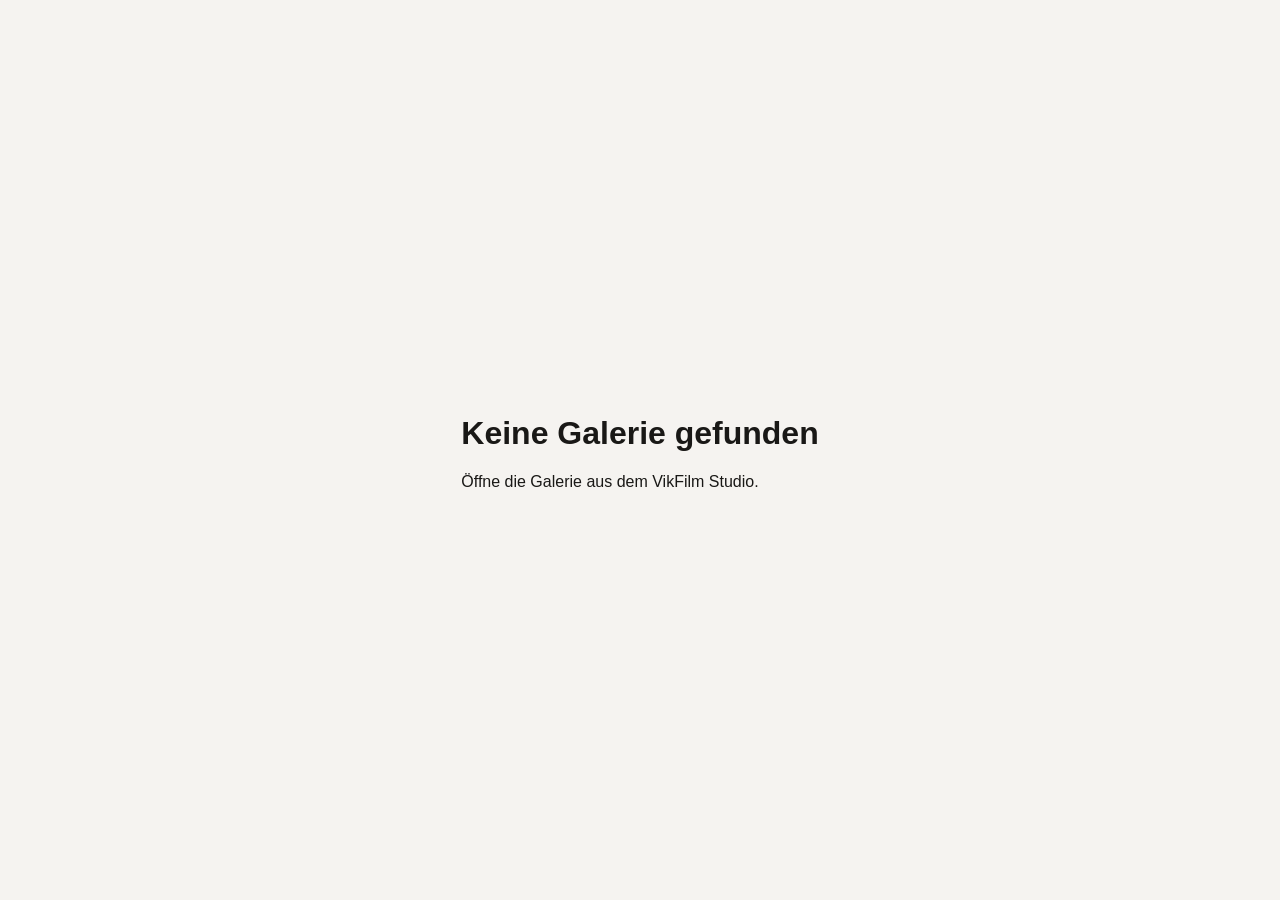
<file: index.html>
<!doctype html><html lang="de"><head><meta charset="utf-8"><meta name="viewport" content="width=device-width,initial-scale=1"><title>VikFilm Galerie</title><link rel="stylesheet" href="style.css"><style>:root{--hero-height:78vh;--grid-gap:4px;--gallery-font:'Playfair Display',Georgia,serif}.hero{height:var(--hero-height)}.gallery{gap:var(--grid-gap)}.hero h1,.gallery-title{font-family:var(--gallery-font)}.photo-actions button{cursor:pointer}.photo-wrap.hidden-favorite{display:none}</style></head><body><header class="hero"><div id="heroImage" class="hero-image"></div><div class="hero-overlay"></div><nav class="topbar"><div class="brand">VIKFILM</div><div>KUNDENGALERIE</div></nav><div class="hero-content"><p class="date" id="date"></p><h1 id="title">VIKFILM</h1><button class="hero-link" onclick="scrollToGallery()">FOTOS ANZEIGEN</button></div></header><section class="gallery-toolbar"><div class="gallery-title"><strong id="toolbarTitle"></strong><span id="favoriteCount">0 FAVORITEN</span></div><div class="actions"><button class="action" id="favBtn" onclick="toggleFavoritesView()"><span class="icon">♡</span><span>FAVORITEN</span></button><button class="action" id="downloadBtn" onclick="downloadFavorites()"><span class="icon">↓</span><span>DOWNLOAD</span></button><button class="action" id="shareBtn" onclick="shareGallery()"><span class="icon">↗</span><span>TEILEN</span></button><button class="action" id="slideBtn" onclick="toggleSlideshow()"><span class="icon">▷</span><span>DIASHOW</span></button></div></section><main id="gallery" class="gallery"></main><div class="lightbox" id="lightbox"><button class="close" onclick="closeLightbox()">×</button><button class="prev" onclick="change(-1)">‹</button><div class="lightbox-content"><div id="lightboxPhoto" class="lightbox-photo"></div><div class="lightbox-controls"><button id="lbFav" onclick="toggleFavorite(current)">♡ FAVORIT</button><button id="lbDown" onclick="downloadCurrent()">↓ DOWNLOAD</button><button onclick="sharePhoto(current)">↗ TEILEN</button></div></div><button class="next" onclick="change(1)">›</button><div id="counter" class="counter"></div></div><footer><div class="brand">VIKFILM</div><span>Photography &amp; Videography</span></footer><script>
const KEY='vikfilmDB';let db=JSON.parse(localStorage.getItem(KEY)||'null')||{galleries:[]};const requested=new URLSearchParams(location.search).get('gallery');let gallery=db.galleries.find(g=>g.id===requested||g.slug===requested)||db.galleries[0]||null;let photos=[],favorites=new Set(),current=0,slideTimer=null,favoriteOnly=false;
function save(){localStorage.setItem(KEY,JSON.stringify(db))}function scrollToGallery(){document.getElementById('gallery').scrollIntoView({behavior:'smooth'})}function favKey(){return 'vikfilmFav_'+(gallery?.id||'default')}function loadFav(){favorites=new Set(JSON.parse(localStorage.getItem(favKey())||'[]'))}function saveFav(){localStorage.setItem(favKey(),JSON.stringify([...favorites]));if(gallery)gallery.favorites=favorites.size;save();updateUI()}function toggleFavorite(i){favorites.has(i)?favorites.delete(i):favorites.add(i);saveFav()}function toggleFavoritesView(){favoriteOnly=!favoriteOnly;document.getElementById('favBtn').classList.toggle('active',favoriteOnly);updateUI()}function updateUI(){document.getElementById('favoriteCount').textContent=favorites.size+' FAVORITEN';document.querySelectorAll('.photo-wrap').forEach((w,i)=>w.classList.toggle('hidden-favorite',favoriteOnly&&!favorites.has(i)));document.querySelectorAll('[data-fav]').forEach(b=>b.textContent=favorites.has(+b.dataset.fav)?'♥':'♡');document.getElementById('lbFav').textContent=favorites.has(current)?'♥ FAVORIT':'♡ FAVORIT'}async function shareGallery(){try{await navigator.share({title:gallery?.name||'VikFilm Galerie',text:'Unsere Galerie bei VikFilm',url:location.href})}catch(e){try{await navigator.clipboard.writeText(location.href);alert('Galerie-Link kopiert.')}catch(e){}}}async function sharePhoto(i){let u=location.href.split('#')[0]+'#foto-'+(i+1);try{await navigator.share({title:(gallery?.name||'VikFilm')+' – Foto '+(i+1),url:u})}catch(e){navigator.clipboard?.writeText(u)}}function applyDesign(){let d=gallery?.design||{};document.documentElement.style.setProperty('--hero-height',(d.hero||78)+'vh');document.documentElement.style.setProperty('--grid-gap',(d.gap??4)+'px');let f={'Modern Sans':'Arial,sans-serif','Elegant Serif':'Playfair Display,Georgia,serif','Classic':'Georgia,serif','Romantic Script':'cursive'};document.documentElement.style.setProperty('--gallery-font',f[d.font]||f['Elegant Serif']);document.documentElement.dataset.preset=d.preset||'Editorial'}function build(){if(!gallery){document.body.innerHTML='<main style="min-height:100vh;display:grid;place-items:center;font-family:Arial"><div><h1>Keine Galerie gefunden</h1><p>Öffne die Galerie aus dem VikFilm Studio.</p></div></main>';return}if(gallery.status==='offline'){document.body.innerHTML='<main style="min-height:100vh;display:grid;place-items:center;font-family:Arial;text-align:center"><div><h1>Galerie nicht verfügbar</h1><p>Diese Galerie ist momentan offline.</p></div></main>';return}document.title=(gallery.name||'VikFilm Galerie')+' – VikFilm';document.getElementById('title').textContent=(gallery.name||'VIKFILM').toUpperCase();document.getElementById('toolbarTitle').textContent=(gallery.name||'VIKFILM').toUpperCase();document.getElementById('date').textContent=gallery.date?new Date(gallery.date+'T12:00:00').toLocaleDateString('de-DE',{day:'numeric',month:'long',year:'numeric'}):'';photos=gallery.photos||[];if(!photos.length)photos=[1,2,3,4,5,6].map(n=>({url:'',name:'Beispielfoto '+n,cls:'photo-'+n}));loadFav();const el=document.getElementById('gallery');el.innerHTML='';photos.forEach((p,i)=>{let w=document.createElement('div');w.className='photo-wrap';let b=document.createElement('button');b.className='photo '+(p.cls||'');b.type='button';if(p.url)b.style.backgroundImage=`url(${p.url})`;b.style.backgroundSize='cover';b.style.backgroundPosition='center';b.onclick=()=>openPhoto(i);let a=document.createElement('div');a.className='photo-actions';a.innerHTML=`<button data-fav="${i}" title="Favorit">♡</button><button title="Download">↓</button><button title="Teilen">↗</button>`;a.children[0].onclick=e=>{e.stopPropagation();toggleFavorite(i)};a.children[1].onclick=e=>{e.stopPropagation();downloadIndex(i)};a.children[2].onclick=e=>{e.stopPropagation();sharePhoto(i)};w.append(b,a);el.appendChild(w)});applyDesign();if(gallery.features?.fav===false||gallery.allowFavorites===false)document.getElementById('favBtn').style.display='none';if(gallery.features?.down===false||gallery.allowDownloads===false)document.getElementById('downloadBtn').style.display='none';if(gallery.features?.share===false)document.getElementById('shareBtn').style.display='none';if(gallery.features?.slide===false)document.getElementById('slideBtn').style.display='none';updateUI()}function openPhoto(i){current=i;showLightbox();document.getElementById('lightbox').classList.add('show')}function showLightbox(){let p=photos[current],b=document.getElementById('lightboxPhoto');b.className='lightbox-photo '+(p.cls||'');b.style.backgroundImage=p.url?`url(${p.url})`:'';b.style.backgroundSize='contain';b.style.backgroundPosition='center';b.style.backgroundRepeat='no-repeat';document.getElementById('counter').textContent=(current+1)+' / '+photos.length;document.getElementById('lbDown').style.display=(gallery.features?.down===false||gallery.allowDownloads===false)?'none':'';updateUI()}function closeLightbox(){document.getElementById('lightbox').classList.remove('show');stopSlideshow()}function change(n){current=(current+n+photos.length)%photos.length;showLightbox()}function toggleSlideshow(){if(slideTimer){stopSlideshow();return}document.getElementById('lightbox').classList.add('show');current=0;showLightbox();slideTimer=setInterval(()=>change(1),3500);document.getElementById('slideBtn').classList.add('active')}function stopSlideshow(){clearInterval(slideTimer);slideTimer=null;document.getElementById('slideBtn')?.classList.remove('active')}function downloadIndex(i){if(gallery.features?.down===false||gallery.allowDownloads===false)return;let p=photos[i];if(!p?.url){alert('Beispielbild – füge im Studio echte Bilder hinzu.');return}let a=document.createElement('a');a.href=p.url;a.download=p.name||'VikFilm-Foto';a.click();gallery.downloads=(gallery.downloads||0)+1;save()}function downloadCurrent(){downloadIndex(current)}function downloadFavorites(){if(!favorites.size){alert('Wählt zuerst eure Lieblingsbilder aus.');return}favorites.forEach(i=>downloadIndex(i))}document.addEventListener('keydown',e=>{if(!document.getElementById('lightbox').classList.contains('show'))return;if(e.key==='Escape')closeLightbox();if(e.key==='ArrowLeft')change(-1);if(e.key==='ArrowRight')change(1)});build();</script></body></html>
</file>
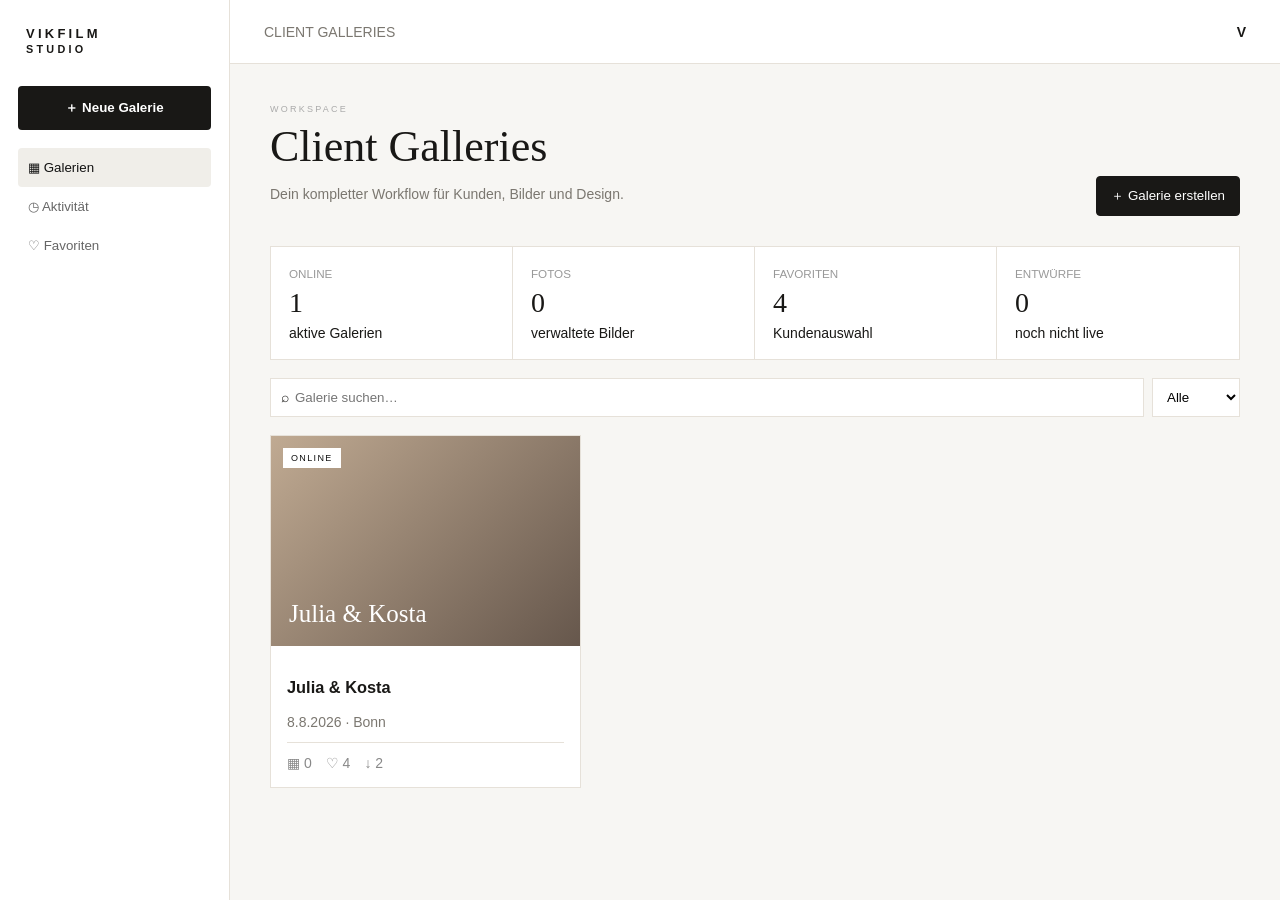
<file: admin.html>
<!doctype html><html lang="de"><head><meta charset="utf-8"><meta name="viewport" content="width=device-width,initial-scale=1"><meta http-equiv="refresh" content="0; url=studio.html"><script>location.replace('studio.html');</script><title>VikFilm Studio</title></head><body>VikFilm Studio wird geöffnet…</body></html>
</file>
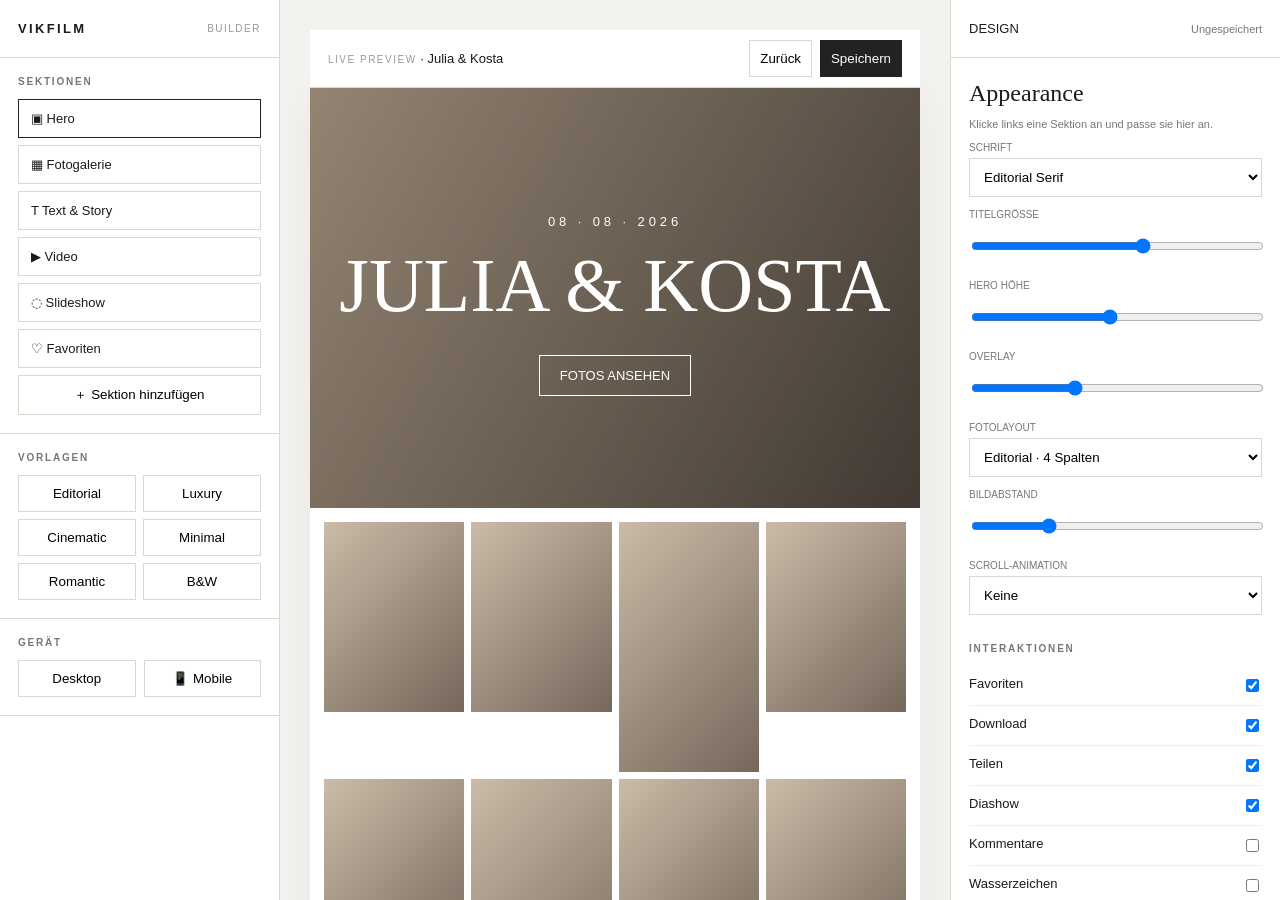
<file: experience-builder.html>
<!doctype html><html lang="de"><head><meta charset="utf-8"><meta name="viewport" content="width=device-width,initial-scale=1"><title>VikFilm Experience Builder</title><style>:root{--bg:#f4f2ee;--panel:#fff;--line:#ddd8cf;--ink:#1c1b19;--muted:#77736c}*{box-sizing:border-box}body{margin:0;background:var(--bg);font:13px Arial;color:var(--ink)}.app{display:grid;grid-template-columns:280px 1fr 330px;height:100vh}.left,.right{background:#fff;overflow:auto}.left{border-right:1px solid var(--line)}.right{border-left:1px solid var(--line)}.top{height:58px;border-bottom:1px solid var(--line);display:flex;align-items:center;justify-content:space-between;padding:0 18px;position:sticky;top:0;background:#fff;z-index:3}.brand{font-weight:700;letter-spacing:.18em}.small{font-size:10px;color:#999;letter-spacing:.15em}.section{padding:18px;border-bottom:1px solid var(--line)}h2{font:24px Georgia;margin:4px 0}h3{font-size:10px;letter-spacing:.18em;margin:0 0 12px;color:#777}.item{padding:11px 12px;border:1px solid var(--line);margin:7px 0;cursor:pointer;background:#fff}.item:hover,.item.active{border-color:#222}.row{display:flex;gap:8px}.btn,select,input{width:100%;padding:10px;border:1px solid var(--line);background:#fff}.btn{cursor:pointer}.dark{background:#222;color:#fff;border-color:#222}.canvas{padding:30px;overflow:auto}.site{max-width:1100px;margin:auto;background:#fff;min-height:100%;box-shadow:0 10px 40px #0000000d}.hero{height:420px;background:linear-gradient(120deg,#b8a58f,#51483f);color:#fff;display:flex;align-items:center;justify-content:center;text-align:center;position:relative;overflow:hidden}.hero:after{content:'';position:absolute;inset:0;background:rgba(0,0,0,.2)}.heroContent{position:relative;z-index:1}.hero h1{font:76px Georgia;margin:10px}.hero p{letter-spacing:.3em}.cta{display:inline-block;margin-top:16px;padding:12px 20px;border:1px solid #fff}.photos{display:grid;grid-template-columns:repeat(4,1fr);gap:7px;padding:14px}.photo{height:190px;background:linear-gradient(135deg,#cbbba8,#75685b);transition:.7s}.photo:nth-child(3n){height:250px}.photo:hover{transform:scale(1.025)}.editor{padding:18px}.control{margin:12px 0}.control label{display:block;font-size:10px;color:#777;margin-bottom:5px}.switch{display:flex;justify-content:space-between;padding:10px 0;border-bottom:1px solid #eee}.switch input{width:auto}.preset{display:grid;grid-template-columns:1fr 1fr;gap:7px}.status{color:#777;font-size:11px}.fade .photo{animation:fade .8s both}.reveal .photo{animation:reveal .8s both}.zoom .hero{animation:zoom 7s both}.slide .heroContent{animation:slide .8s both}@keyframes fade{from{opacity:0}to{opacity:1}}@keyframes reveal{from{opacity:0;transform:translateY(25px)}to{opacity:1;transform:none}}@keyframes zoom{from{transform:scale(1)}to{transform:scale(1.08)}}@keyframes slide{from{opacity:0;transform:translateY(35px)}to{opacity:1;transform:none}}@media(max-width:1050px){.app{grid-template-columns:240px 1fr}.right{display:none}}@media(max-width:700px){.app{display:block}.left{display:none}.canvas{padding:10px}.hero{height:360px}.hero h1{font-size:48px}.photos{grid-template-columns:repeat(2,1fr)}} </style></head><body><div class="app"><aside class="left"><div class="top"><span class="brand">VIKFILM</span><span class="small">BUILDER</span></div><div class="section"><h3>SEKTIONEN</h3><div class="item active">▣ Hero</div><div class="item">▦ Fotogalerie</div><div class="item">T Text & Story</div><div class="item">▶ Video</div><div class="item">◌ Slideshow</div><div class="item">♡ Favoriten</div><button class="btn" onclick="alert('Weitere Sektionen können später ergänzt werden')">＋ Sektion hinzufügen</button></div><div class="section"><h3>VORLAGEN</h3><div class="preset"><button class="btn" onclick="preset('editorial')">Editorial</button><button class="btn" onclick="preset('luxury')">Luxury</button><button class="btn" onclick="preset('cinematic')">Cinematic</button><button class="btn" onclick="preset('minimal')">Minimal</button><button class="btn" onclick="preset('romantic')">Romantic</button><button class="btn" onclick="preset('bw')">B&W</button></div></div><div class="section"><h3>GERÄT</h3><div class="row"><button class="btn" onclick="device('desktop')">Desktop</button><button class="btn" onclick="device('mobile')">📱 Mobile</button></div></div></aside><main class="canvas"><div class="top"><span><span class="small">LIVE PREVIEW</span> · Julia & Kosta</span><div class="row"><button class="btn" onclick="history.back()">Zurück</button><button class="btn dark" onclick="save()">Speichern</button></div></div><div class="site" id="site"><section class="hero"><div class="heroContent"><p>08 · 08 · 2026</p><h1 id="title">JULIA & KOSTA</h1><span class="cta">FOTOS ANSEHEN</span></div></section><section class="photos" id="photos"><div class="photo"></div><div class="photo"></div><div class="photo"></div><div class="photo"></div><div class="photo"></div><div class="photo"></div><div class="photo"></div><div class="photo"></div></section></div></main><aside class="right"><div class="top"><span>DESIGN</span><span class="status" id="status">Gespeichert</span></div><div class="editor"><h2>Appearance</h2><p class="status">Klicke links eine Sektion an und passe sie hier an.</p><div class="control"><label>SCHRIFT</label><select id="font" onchange="apply()"><option value="Georgia">Editorial Serif</option><option value="Arial">Modern Sans</option><option value="'Times New Roman'">Classic</option><option value="cursive">Romantic Script</option></select></div><div class="control"><label>TITELGRÖSSE</label><input id="titleSize" type="range" min="40" max="100" value="76" oninput="apply()"></div><div class="control"><label>HERO HÖHE</label><input id="heroH" type="range" min="260" max="600" value="420" oninput="apply()"></div><div class="control"><label>OVERLAY</label><input id="overlay" type="range" min="0" max="60" value="20" oninput="apply()"></div><div class="control"><label>FOTOLAYOUT</label><select id="layout" onchange="apply()"><option value="4">Editorial · 4 Spalten</option><option value="3">Luxury · 3 Spalten</option><option value="2">Minimal · 2 Spalten</option><option value="5">Dense · 5 Spalten</option></select></div><div class="control"><label>BILDABSTAND</label><input id="gap" type="range" min="0" max="30" value="7" oninput="apply()"></div><div class="control"><label>SCROLL-ANIMATION</label><select id="animation" onchange="apply()"><option value="none">Keine</option><option value="fade">Fade</option><option value="reveal">Reveal Up</option><option value="zoom">Cinematic Zoom</option><option value="slide">Slide</option></select></div><h3 style="margin-top:28px">INTERAKTIONEN</h3><div class="switch">Favoriten <input id="fav" type="checkbox" checked></div><div class="switch">Download <input id="down" type="checkbox" checked></div><div class="switch">Teilen <input id="share" type="checkbox" checked></div><div class="switch">Diashow <input id="show" type="checkbox" checked></div><div class="switch">Kommentare <input id="comments" type="checkbox"></div><div class="switch">Wasserzeichen <input id="watermark" type="checkbox"></div><h3 style="margin-top:28px">FARBEN</h3><div class="control"><label>TEXT</label><input id="textColor" type="color" value="#ffffff" onchange="apply()"></div><div class="control"><label>AKZENT</label><input id="accent" type="color" value="#ffffff" onchange="apply()"></div></div></aside></div><script>const $=x=>document.getElementById(x);function apply(){const s=$('site'),h=s.querySelector('.hero'),t=$('title'),g=$('photos');t.style.fontFamily=$('font').value;t.style.fontSize=$('titleSize').value+'px';h.style.height=$('heroH').value+'px';h.style.setProperty('--overlay',$('overlay').value/100);g.style.gridTemplateColumns=`repeat(${$('layout').value},1fr)`;g.style.gap=$('gap').value+'px';s.className='site '+$('animation').value;t.style.color=$('textColor').value;s.querySelector('.cta').style.color=$('accent').value;s.querySelector('.cta').style.borderColor=$('accent').value;$('status').textContent='Ungespeichert'}function preset(x){if(x==='editorial'){font.value='Georgia';titleSize.value=70;heroH.value=430;layout.value=4;gap.value=7;animation.value='reveal'}if(x==='luxury'){font.value='Georgia';titleSize.value=82;heroH.value=500;layout.value=3;gap.value=12;animation.value='zoom'}if(x==='cinematic'){font.value='Arial';titleSize.value=64;heroH.value=560;layout.value=3;gap.value=4;animation.value='zoom'}if(x==='minimal'){font.value='Arial';titleSize.value=50;heroH.value=340;layout.value=2;gap.value=3;animation.value='fade'}if(x==='romantic'){font.value='cursive';titleSize.value=76;heroH.value=450;layout.value=3;gap.value=10;animation.value='reveal'}if(x==='bw'){font.value='Georgia';titleSize.value=72;heroH.value=420;layout.value=4;gap.value=2;animation.value='fade'}apply()}function device(x){$('site').style.maxWidth=x==='mobile'?'390px':'1100px'}function save(){localStorage.setItem('vikfilmExperience',JSON.stringify({font:font.value,titleSize:titleSize.value,heroH:heroH.value,overlay:overlay.value,layout:layout.value,gap:gap.value,animation:animation.value,fav:fav.checked,down:down.checked,share:share.checked,show:show.checked,comments:comments.checked,watermark:watermark.checked,textColor:textColor.value,accent:accent.value}));$('status').textContent='Gespeichert'}apply()</script></body></html>
</file>
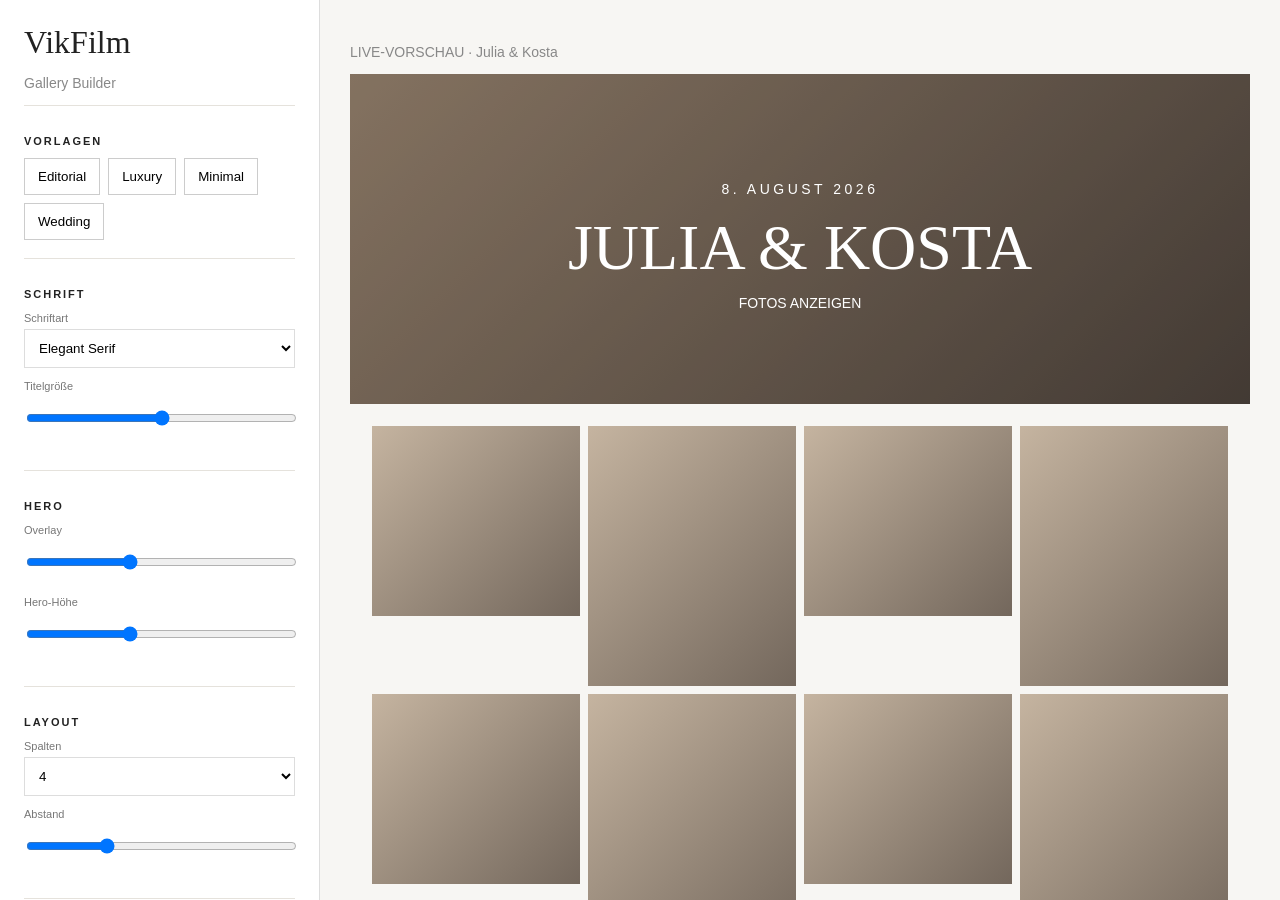
<file: gallery-builder.html>
<!doctype html><html lang="de"><head><meta charset="utf-8"><meta name="viewport" content="width=device-width,initial-scale=1"><title>VikFilm Gallery Builder</title><style>body{margin:0;font:14px Arial;color:#222;background:#f7f6f3}.app{display:grid;grid-template-columns:320px 1fr;height:100vh}.panel{background:#fff;border-right:1px solid #ddd;padding:24px;overflow:auto}.preview{padding:30px;overflow:auto}.h{font:32px Georgia;margin:0 0 6px}.muted{color:#888}.group{border-top:1px solid #e5e2dc;padding:18px 0}.group h3{font-size:11px;letter-spacing:.18em}.row{margin:12px 0}.row label{display:block;font-size:11px;color:#777;margin-bottom:5px}select,input{width:100%;padding:10px;border:1px solid #ddd;background:white;box-sizing:border-box}.checks label{display:flex;gap:8px;align-items:center;margin:10px 0}.checks input{width:auto}.buttons{display:flex;gap:8px;flex-wrap:wrap}.btn{border:1px solid #ccc;background:#fff;padding:10px 13px;cursor:pointer}.dark{background:#222;color:#fff}.hero{height:330px;background:linear-gradient(135deg,#a9927b,#554a42);display:flex;align-items:center;justify-content:center;color:#fff;text-align:center;position:relative;overflow:hidden}.hero:after{content:'';position:absolute;inset:0;background:rgba(0,0,0,.22)}.hero-content{position:relative;z-index:1}.hero h1{font:64px Georgia;margin:10px}.hero p{letter-spacing:.25em}.gallery{padding:22px;display:grid;grid-template-columns:repeat(4,1fr);gap:8px}.photo{height:190px;background:linear-gradient(135deg,#c5b4a0,#73675c);transition:.5s}.photo:nth-child(2n){height:260px}.photo:hover{transform:scale(1.025)}.fadeup .photo{animation:up .7s both}.zoom .hero{animation:zoom 5s both}.slide .hero-content{animation:slide .8s both}@keyframes up{from{opacity:0;transform:translateY(20px)}to{opacity:1;transform:none}}@keyframes zoom{from{transform:scale(1)}to{transform:scale(1.06)}}@keyframes slide{from{opacity:0;transform:translateY(25px)}to{opacity:1;transform:none}}@media(max-width:900px){.app{grid-template-columns:260px 1fr}.gallery{grid-template-columns:repeat(2,1fr)}}@media(max-width:650px){.app{display:block}.panel{height:auto}.preview{padding:12px}.hero h1{font-size:40px}.gallery{grid-template-columns:1fr;padding:10px}}</style></head><body><div class="app"><aside class="panel"><h1 class="h">VikFilm</h1><p class="muted">Gallery Builder</p><div class="group"><h3>VORLAGEN</h3><div class="buttons"><button class="btn" onclick="preset('editorial')">Editorial</button><button class="btn" onclick="preset('luxury')">Luxury</button><button class="btn" onclick="preset('minimal')">Minimal</button><button class="btn" onclick="preset('wedding')">Wedding</button></div></div><div class="group"><h3>SCHRIFT</h3><div class="row"><label>Schriftart</label><select id="font" onchange="apply()"><option value="Georgia">Elegant Serif</option><option value="Arial">Modern Sans</option><option value="'Times New Roman'">Classic</option><option value="cursive">Handwritten</option></select></div><div class="row"><label>Titelgröße</label><input id="size" type="range" min="38" max="90" value="64" oninput="apply()"></div></div><div class="group"><h3>HERO</h3><div class="row"><label>Overlay</label><input id="overlay" type="range" min="0" max="60" value="22" oninput="apply()"></div><div class="row"><label>Hero-Höhe</label><input id="heroHeight" type="range" min="220" max="520" value="330" oninput="apply()"></div></div><div class="group"><h3>LAYOUT</h3><div class="row"><label>Spalten</label><select id="cols" onchange="apply()"><option>2</option><option>3</option><option selected>4</option><option>5</option></select></div><div class="row"><label>Abstand</label><input id="gap" type="range" min="0" max="30" value="8" oninput="apply()"></div></div><div class="group"><h3>ANIMATION</h3><div class="row"><label>Galerie</label><select id="anim" onchange="apply()"><option value="none">Keine</option><option value="fadeup">Fade Up</option><option value="zoom">Slow Zoom</option><option value="slide">Slide</option></select></div></div><div class="group checks"><h3>KUNDENFUNKTIONEN</h3><label><input id="fav" type="checkbox" checked> Favoriten</label><label><input id="download" type="checkbox" checked> Download</label><label><input id="share" type="checkbox" checked> Teilen</label><label><input id="show" type="checkbox" checked> Diashow</label></div><div class="buttons"><button class="btn dark" onclick="save()">Speichern</button><button class="btn" onclick="reset()">Zurücksetzen</button></div></aside><main class="preview"><p class="muted">LIVE-VORSCHAU · Julia &amp; Kosta</p><section id="preview"><div class="hero"><div class="hero-content"><p>8. AUGUST 2026</p><h1 id="title">JULIA &amp; KOSTA</h1><span>FOTOS ANZEIGEN</span></div></div><div class="gallery" id="grid"><div class="photo"></div><div class="photo"></div><div class="photo"></div><div class="photo"></div><div class="photo"></div><div class="photo"></div><div class="photo"></div><div class="photo"></div></div></section></main></div><script>const $=id=>document.getElementById(id);function apply(){let p=$('preview'),h=p.querySelector('.hero'),t=$('title'),g=$('grid');t.style.fontFamily=$('font').value;t.style.fontSize=$('size').value+'px';h.style.height=$('heroHeight').value+'px';h.style.setProperty('--ov',$('overlay').value/100);h.style.setProperty('background','linear-gradient(135deg,#a9927b,#554a42)');g.style.gridTemplateColumns=`repeat(${$('cols').value},1fr)`;g.style.gap=$('gap').value+'px';p.className=$('anim').value}function preset(x){if(x==='editorial'){font.value='Georgia';size.value=64;cols.value=4;gap.value=8;anim.value='fadeup'}if(x==='luxury'){font.value='Georgia';size.value=72;cols.value=3;gap.value=14;anim.value='zoom'}if(x==='minimal'){font.value='Arial';size.value=52;cols.value=4;gap.value=4;anim.value='none'}if(x==='wedding'){font.value='cursive';size.value=60;cols.value=3;gap.value=10;anim.value='fadeup'}apply()}function save(){localStorage.setItem('vikfilmDesign',JSON.stringify({font:font.value,size:size.value,cols:cols.value,gap:gap.value,anim:anim.value,overlay:overlay.value,heroHeight:heroHeight.value,fav:fav.checked,download:download.checked,share:share.checked,show:show.checked}));alert('Design gespeichert.')}function reset(){localStorage.removeItem('vikfilmDesign');location.reload()}apply()</script></body></html>
</file>
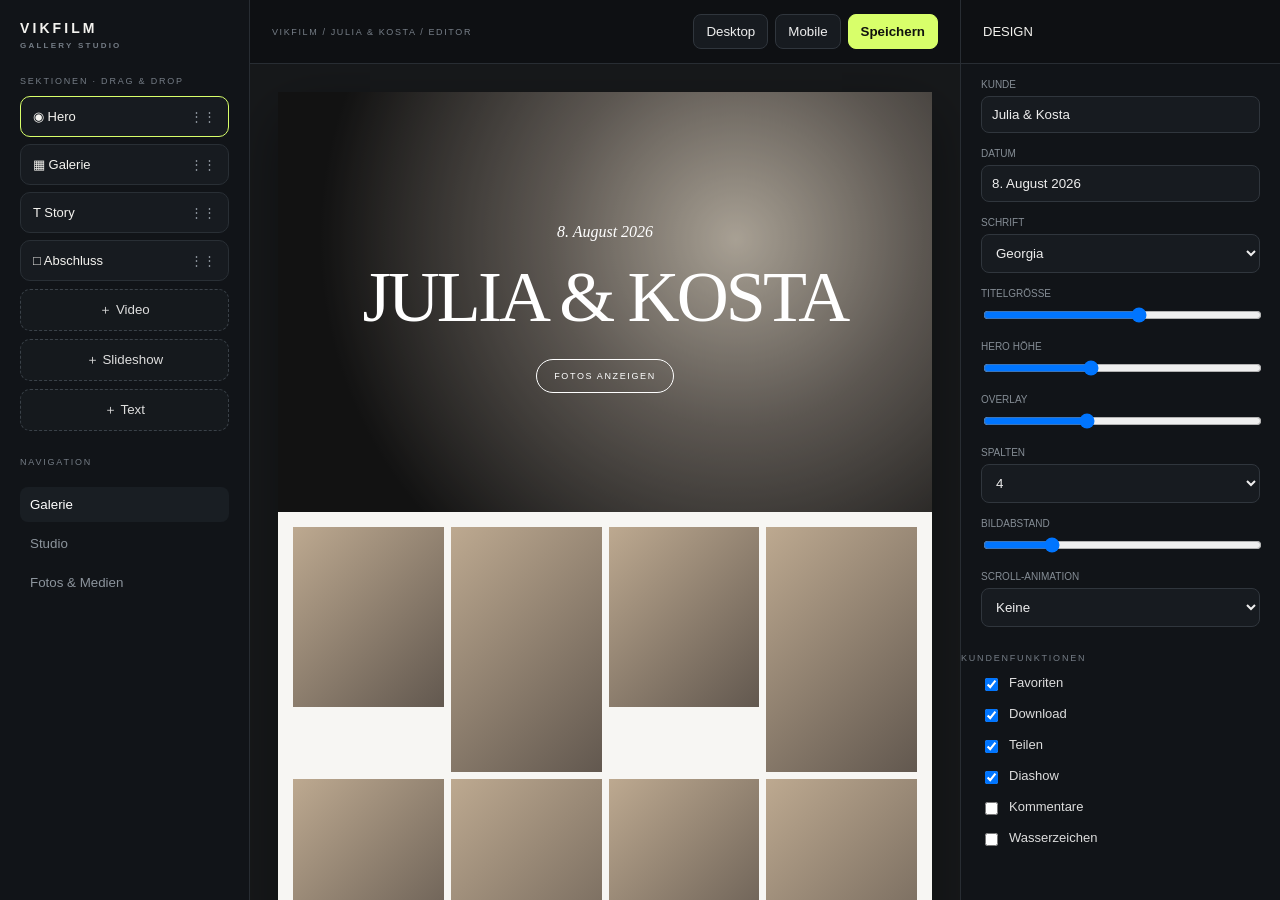
<file: gallery-editor.html>
<!doctype html><html lang="de"><head><meta charset="utf-8"><meta name="viewport" content="width=device-width,initial-scale=1"><title>VikFilm — Galerie Editor</title><style>*{box-sizing:border-box}body{margin:0;background:#0b0d0f;color:#f4f3ef;font:13px Arial,sans-serif}.app{display:grid;grid-template-columns:250px 1fr 320px;height:100vh}.side,.inspector{background:#111418;border-color:#282d33}.side{border-right:1px solid #282d33;padding:20px;overflow:auto}.inspector{border-left:1px solid #282d33;overflow:auto}.brand{font-weight:800;letter-spacing:.22em;font-size:14px}.brand small{display:block;color:#747c85;font-size:8px;letter-spacing:.28em;margin-top:5px}.ey{font-size:9px;letter-spacing:.2em;color:#747c85;margin:26px 0 10px}.section-list{display:grid;gap:7px}.section{border:1px solid #292f35;background:#171b20;border-radius:10px;padding:12px;cursor:grab;display:flex;justify-content:space-between}.section:hover,.section.active{border-color:#d8ff6a}.section span{color:#858d95}.add{width:100%;margin-top:8px;background:#15191d;color:#ddd;border:1px dashed #3a4148;border-radius:10px;padding:11px;cursor:pointer}.nav{margin-top:20px;display:grid;gap:4px}.nav button{background:none;border:0;color:#8c949c;text-align:left;padding:10px;border-radius:8px;cursor:pointer}.nav button.active,.nav button:hover{background:#191e23;color:#fff}.main{overflow:auto;background:#17191b}.top{height:64px;border-bottom:1px solid #282d33;background:#0e1114ee;backdrop-filter:blur(15px);display:flex;align-items:center;justify-content:space-between;padding:0 22px;position:sticky;top:0;z-index:5}.crumb{font-size:9px;letter-spacing:.18em;color:#777f88}.actions{display:flex;gap:7px}.btn{border:1px solid #30363d;background:#171b20;color:#eee;border-radius:8px;padding:9px 12px;cursor:pointer}.btn.primary{background:#d8ff6a;color:#10120e;border-color:#d8ff6a;font-weight:800}.canvas{padding:28px;display:flex;justify-content:center}.device{width:min(1120px,100%);transition:.3s}.device.mobile{width:390px}.site{background:#f7f6f3;color:#171716;min-height:900px;box-shadow:0 20px 60px #0006;overflow:hidden}.hero{height:420px;position:relative;display:grid;place-items:center;text-align:center;color:#fff;background:radial-gradient(circle at 70% 35%,#d7cdbd,#766f68 35%,#171717 78%);overflow:hidden}.hero:before{content:'';position:absolute;inset:0;background:rgba(0,0,0,var(--ov,.22))}.heroContent{position:relative;z-index:1}.date{font:italic 16px Georgia}.hero h1{font:72px Georgia;font-weight:400;letter-spacing:-.04em;margin:15px 0 28px}.cta{border:1px solid #fff;border-radius:99px;padding:11px 17px;font-size:9px;letter-spacing:.18em}.photos{display:grid;grid-template-columns:repeat(4,1fr);gap:7px;padding:15px}.photo{height:180px;background:linear-gradient(135deg,#bda990,#62584f);transition:.5s}.photo:nth-child(2n){height:245px}.photo:hover{transform:scale(1.025)}.story{padding:70px 12%;text-align:center;font:italic 28px Georgia;color:#4d4842}.footer{padding:65px;text-align:center;color:#8c877f;font-size:10px;letter-spacing:.25em}.hidden{display:none}.control{margin:15px 20px}.control label{display:block;color:#858d95;font-size:10px;margin-bottom:6px}.control input[type=text],.control select{width:100%;background:#171b20;color:#eee;border:1px solid #30363d;border-radius:8px;padding:10px}.control input[type=range]{width:100%}.check{display:flex;gap:8px;margin:12px 20px;color:#ddd}.saved{color:#a5b27b;font-size:10px}@keyframes reveal{from{opacity:0;transform:translateY(20px)}to{opacity:1;transform:none}}.reveal .photo{animation:reveal .7s both}.reveal .photo:nth-child(2){animation-delay:.08s}.reveal .photo:nth-child(3){animation-delay:.16s}.reveal .photo:nth-child(4){animation-delay:.24s}@media(max-width:1050px){.app{grid-template-columns:210px 1fr}.inspector{display:none}}@media(max-width:700px){.app{display:block}.side{height:auto}.main{min-height:80vh}.canvas{padding:10px}.hero h1{font-size:44px}.photos{grid-template-columns:repeat(2,1fr)}} </style></head><body><div class="app"><aside class="side"><div class="brand">VIKFILM<small>GALLERY STUDIO</small></div><div class="ey">SEKTIONEN · DRAG & DROP</div><div id="sections" class="section-list"><div class="section active" draggable="true" data-type="hero">◉ Hero <span>⋮⋮</span></div><div class="section" draggable="true" data-type="gallery">▦ Galerie <span>⋮⋮</span></div><div class="section" draggable="true" data-type="story">T Story <span>⋮⋮</span></div><div class="section" draggable="true" data-type="footer">□ Abschluss <span>⋮⋮</span></div></div><button class="add" onclick="addSection('video')">＋ Video</button><button class="add" onclick="addSection('slideshow')">＋ Slideshow</button><button class="add" onclick="addSection('text')">＋ Text</button><div class="ey">NAVIGATION</div><nav class="nav"><button class="active">Galerie</button><button onclick="location.href='studio.html'">Studio</button><button onclick="location.href='media-manager.html'">Fotos & Medien</button></nav></aside><main class="main"><header class="top"><span class="crumb">VIKFILM / JULIA & KOSTA / EDITOR</span><div class="actions"><button class="btn" onclick="device('desktop')">Desktop</button><button class="btn" onclick="device('mobile')">Mobile</button><button class="btn primary" onclick="save()">Speichern</button></div></header><div class="canvas"><div id="device" class="device"><div id="site" class="site"><section class="hero block" data-type="hero"><div class="heroContent"><div class="date" id="pdate">8. August 2026</div><h1 id="ptitle">JULIA & KOSTA</h1><span class="cta" id="pcta">FOTOS ANZEIGEN</span></div></section><section class="photos block" data-type="gallery" id="photos"></section><section class="story block" data-type="story">„Die schönsten Erinnerungen verdienen mehr als nur einen Ordner. Sie verdienen ihren eigenen Moment.“</section><section class="footer block" data-type="footer">VIKFILM · PHOTOGRAPHY & VIDEOGRAPHY</section></div></div></div></main><aside class="inspector"><div class="top"><span>DESIGN</span><span id="saved" class="saved"></span></div><div class="control"><label>KUNDE</label><input id="client" type="text" value="Julia & Kosta" oninput="render()"></div><div class="control"><label>DATUM</label><input id="date" type="text" value="8. August 2026" oninput="render()"></div><div class="control"><label>SCHRIFT</label><select id="font" onchange="render()"><option>Georgia</option><option>Arial</option><option>Times New Roman</option><option>cursive</option></select></div><div class="control"><label>TITELGRÖSSE</label><input id="size" type="range" min="36" max="100" value="72" oninput="render()"></div><div class="control"><label>HERO HÖHE</label><input id="heroH" type="range" min="280" max="650" value="420" oninput="render()"></div><div class="control"><label>OVERLAY</label><input id="overlay" type="range" min="0" max="60" value="22" oninput="render()"></div><div class="control"><label>SPALTEN</label><select id="cols" onchange="render()"><option>2</option><option>3</option><option selected>4</option><option>5</option></select></div><div class="control"><label>BILDABSTAND</label><input id="gap" type="range" min="0" max="30" value="7" oninput="render()"></div><div class="control"><label>SCROLL-ANIMATION</label><select id="anim" onchange="render()"><option value="none">Keine</option><option value="reveal">Reveal Up</option><option value="zoom">Cinematic Zoom</option></select></div><div class="ey">KUNDENFUNKTIONEN</div><label class="check"><input id="fav" type="checkbox" checked> Favoriten</label><label class="check"><input id="down" type="checkbox" checked> Download</label><label class="check"><input id="share" type="checkbox" checked> Teilen</label><label class="check"><input id="show" type="checkbox" checked> Diashow</label><label class="check"><input id="comments" type="checkbox"> Kommentare</label><label class="check"><input id="watermark" type="checkbox"> Wasserzeichen</label></aside></div><script>const $=x=>document.getElementById(x);function render(){let site=$('site'),hero=site.querySelector('.hero');$('ptitle').textContent=$('client').value.toUpperCase();$('pdate').textContent=$('date').value;$('ptitle').style.fontFamily=$('font').value;$('ptitle').style.fontSize=$('size').value+'px';hero.style.height=$('heroH').value+'px';hero.style.setProperty('--ov',$('overlay').value/100);$('photos').style.gridTemplateColumns=`repeat(${$('cols').value},1fr)`;$('photos').style.gap=$('gap').value+'px';site.className='site '+$('anim').value}function buildPhotos(){let g=$('photos');for(let i=0;i<12;i++){let d=document.createElement('div');d.className='photo';g.appendChild(d)}}function addSection(type){let s=document.createElement('div');s.className='section';s.draggable=true;s.dataset.type=type;s.innerHTML=(type==='video'?'▶ Video':type==='slideshow'?'◌ Slideshow':'T Text')+' <span>⋮⋮</span>';s.onclick=()=>select(s);$('sections').appendChild(s);alert('Sektion hinzugefügt – sie wird als nächstes mit der Live-Vorschau verbunden.')}function select(s){document.querySelectorAll('.section').forEach(x=>x.classList.remove('active'));s.classList.add('active')}function device(x){$('device').classList.toggle('mobile',x==='mobile')}function save(){let d={client:client.value,date:date.value,font:font.value,size:size.value,heroH:heroH.value,overlay:overlay.value,cols:cols.value,gap:gap.value,anim:anim.value,fav:fav.checked,down:down.checked,share:share.checked,show:show.checked,comments:comments.checked,watermark:watermark.checked,sections:[...document.querySelectorAll('.section')].map(x=>x.dataset.type)};localStorage.setItem('vikfilmGalleryDesign',JSON.stringify(d));$('saved').textContent='✓ gespeichert';setTimeout(()=>$('saved').textContent='',1800)}buildPhotos();document.querySelectorAll('.section').forEach(x=>x.onclick=()=>select(x));render()</script></body></html>
</file>
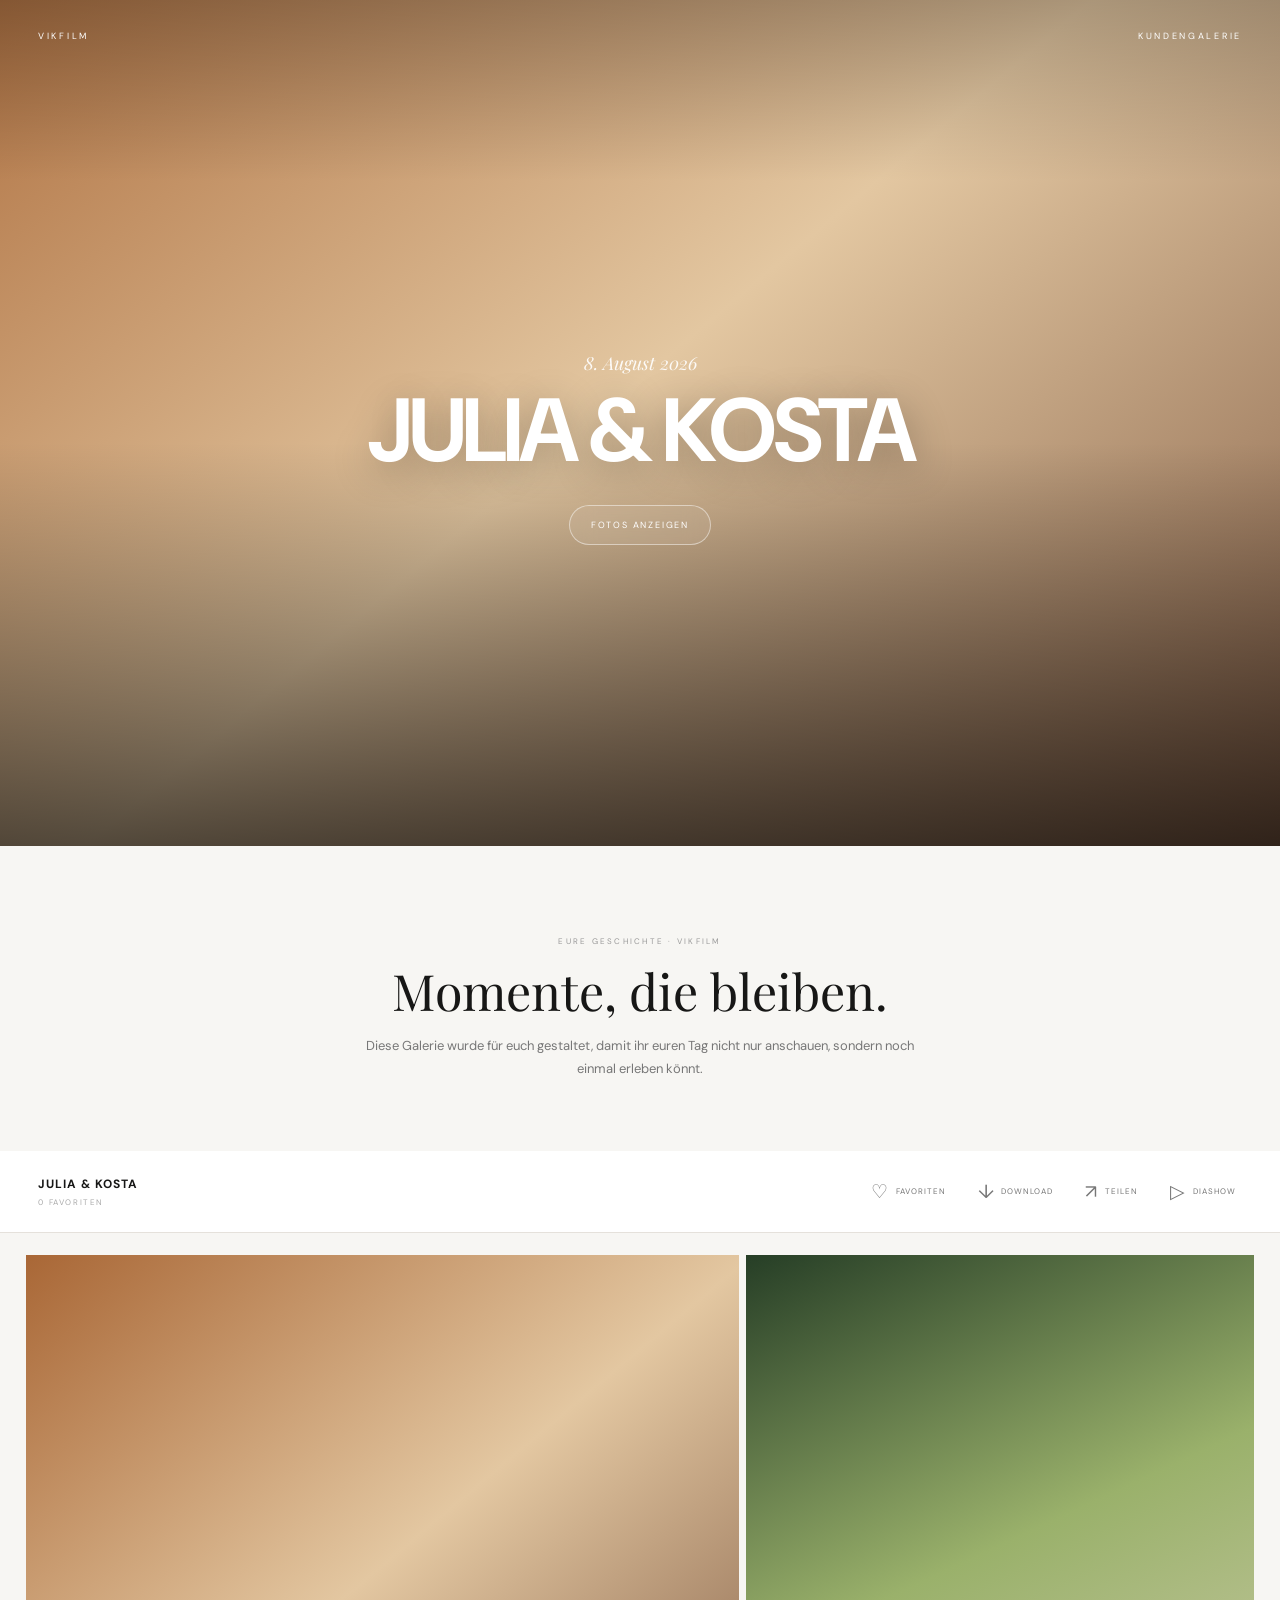
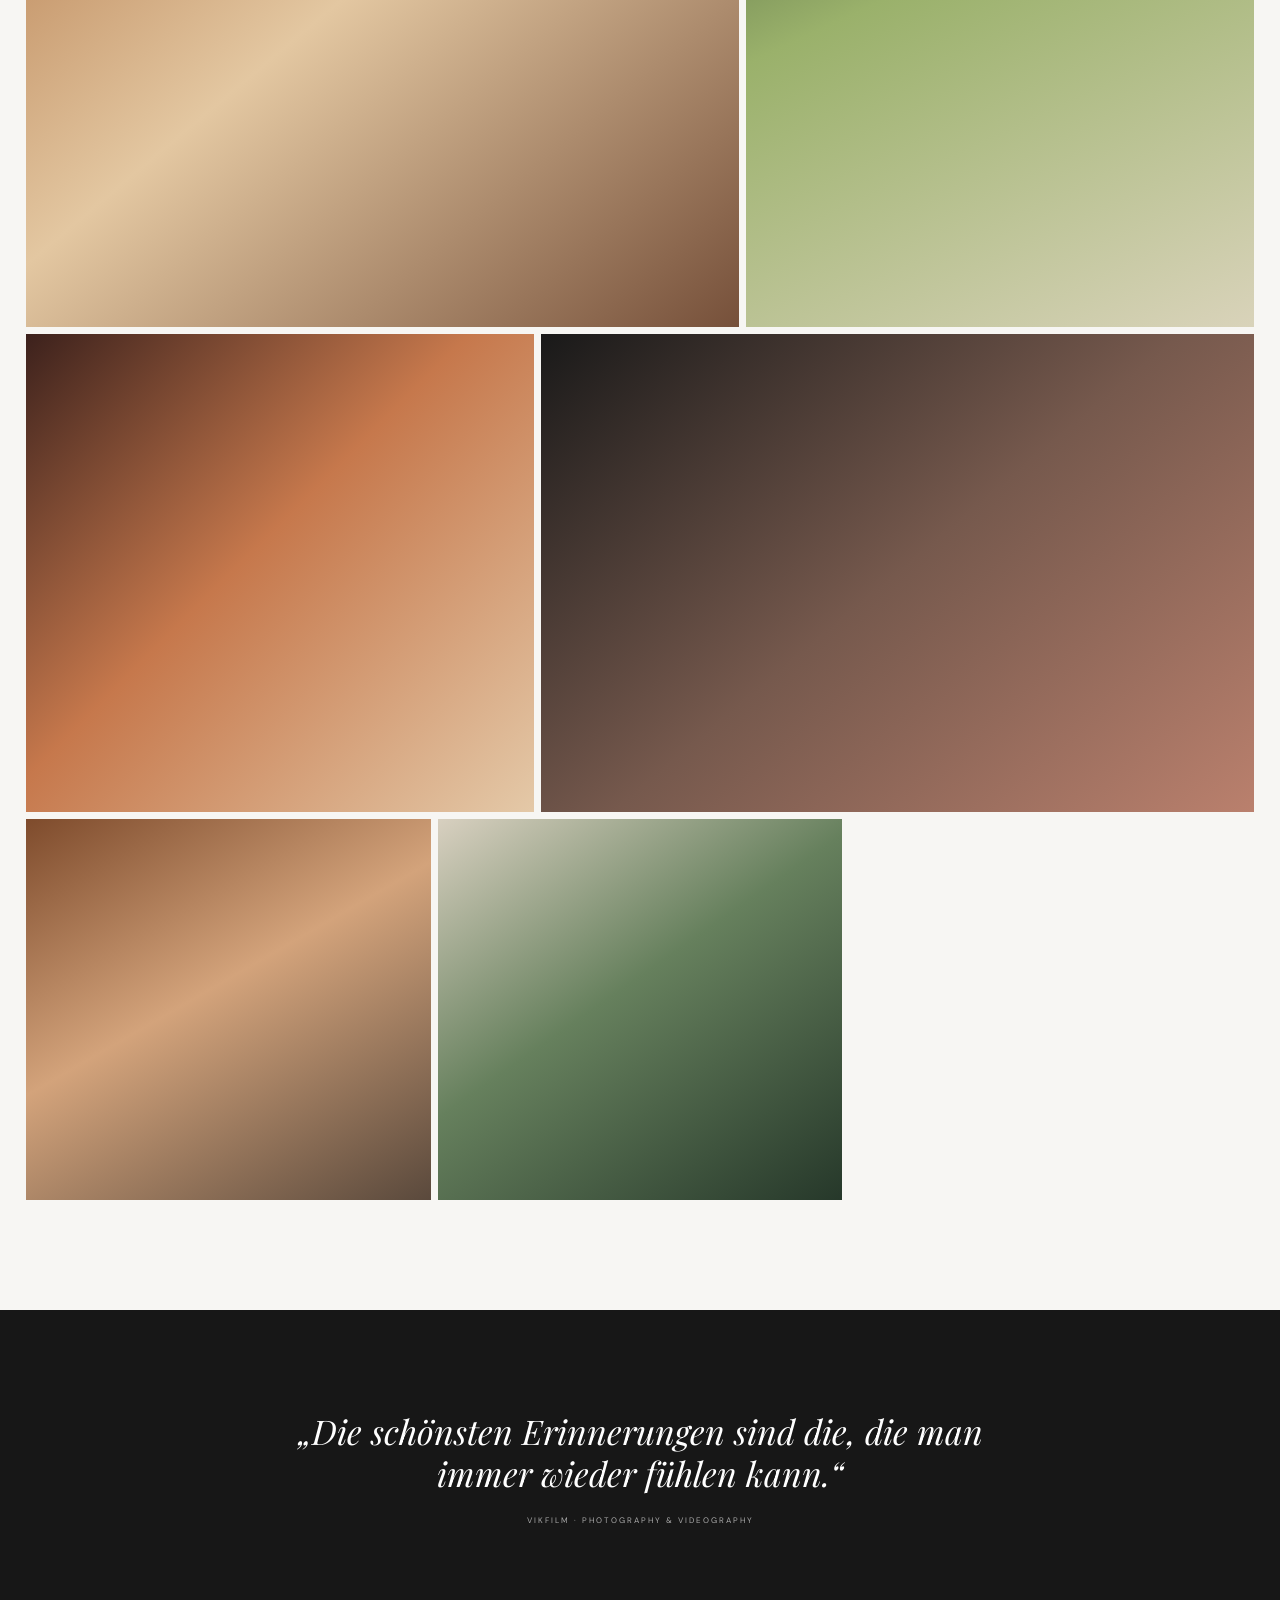
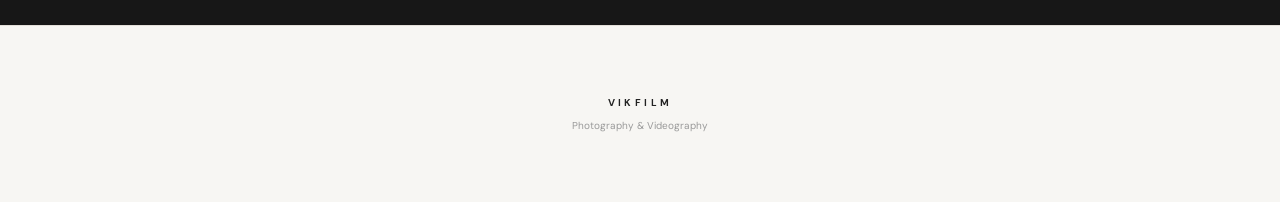
<file: gallery-wow.html>
<!doctype html>
<html lang="de">
<head>
<meta charset="utf-8"><meta name="viewport" content="width=device-width,initial-scale=1">
<title>VikFilm — Galerie</title>
<link rel="preconnect" href="https://fonts.googleapis.com"><link rel="preconnect" href="https://fonts.gstatic.com" crossorigin>
<link href="https://fonts.googleapis.com/css2?family=DM+Sans:wght@400;500;600&family=Playfair+Display:ital,wght@0,400;0,500;1,400&display=swap" rel="stylesheet">
<style>
*{box-sizing:border-box}html{scroll-behavior:smooth}body{margin:0;background:#f7f6f3;color:#171716;font-family:'DM Sans',sans-serif}button{font:inherit}
.hero{height:94vh;min-height:620px;position:relative;display:grid;place-items:center;color:#fff;overflow:hidden;background:#151515}.heroBg{position:absolute;inset:-5%;background:#222 center/cover no-repeat;transform:scale(1.04);transition:transform 1.8s cubic-bezier(.2,.7,.2,1)}.hero:hover .heroBg{transform:scale(1.075)}.heroBg:after{content:'';position:absolute;inset:0;background:linear-gradient(180deg,#0005 0%,transparent 25%,transparent 52%,#000b 100%)}.top{position:absolute;left:0;right:0;top:0;padding:30px 38px;display:flex;justify-content:space-between;font-size:9px;letter-spacing:.3em;z-index:2}.heroContent{text-align:center;position:relative;z-index:2;padding-top:50px}.date{font:italic 18px 'Playfair Display';opacity:.92}.hero h1{font-size:clamp(48px,7vw,112px);letter-spacing:-.045em;line-height:.9;margin:16px 0 34px;text-shadow:0 8px 40px #0005}.enter{border:1px solid #fff7;background:#fff1;color:#fff;border-radius:99px;padding:13px 21px;font-size:9px;letter-spacing:.2em;cursor:pointer;backdrop-filter:blur(12px);transition:.25s}.enter:hover{background:#fff;color:#111;transform:translateY(-2px)}
.intro{max-width:850px;margin:auto;text-align:center;padding:90px 25px 70px}.eyebrow{font-size:8px;letter-spacing:.28em;color:#999;text-transform:uppercase}.intro h2{font:400 clamp(30px,4vw,50px)/1.08 'Playfair Display';margin:18px 0 16px}.intro p{max-width:570px;margin:auto;color:#777;font-size:13px;line-height:1.8}
.toolbar{height:82px;position:sticky;top:0;z-index:20;background:#fffffff2;backdrop-filter:blur(18px);border-bottom:1px solid #e5e1db;display:flex;align-items:center;justify-content:space-between;padding:0 clamp(18px,3vw,46px)}.title strong{display:block;font-size:12px;letter-spacing:.08em}.title small{display:block;color:#aaa;font-size:8px;letter-spacing:.2em;margin-top:5px}.actions{display:flex;gap:20px}.act{border:0;background:none;color:#777;cursor:pointer;font-size:8px;letter-spacing:.12em;display:flex;gap:7px;align-items:center}.act b{font-size:19px;font-weight:400}.act:hover,.act.active{color:#111}
.grid{max-width:1700px;margin:auto;padding:22px clamp(8px,2vw,30px) 110px;display:grid;grid-template-columns:repeat(12,1fr);grid-auto-rows:90px;gap:7px}.tile{position:relative;overflow:hidden;background:#ddd;cursor:pointer;opacity:0;transform:translateY(22px);transition:opacity .7s ease,transform .7s ease}.tile.visible{opacity:1;transform:none}.tile:nth-child(1){grid-column:span 7;grid-row:span 7}.tile:nth-child(2){grid-column:span 5;grid-row:span 7}.tile:nth-child(3){grid-column:span 5;grid-row:span 5}.tile:nth-child(4){grid-column:span 7;grid-row:span 5}.tile:nth-child(n+5){grid-column:span 4;grid-row:span 4}.pic{width:100%;height:100%;border:0;padding:0;background-size:cover;background-position:center;transition:transform .8s cubic-bezier(.2,.7,.2,1),filter .5s}.tile:hover .pic{transform:scale(1.045);filter:brightness(.82)}.tile:after{content:'';position:absolute;inset:0;background:linear-gradient(180deg,transparent 48%,#0005);opacity:0;transition:.3s;pointer-events:none}.tile:hover:after{opacity:1}.tools{position:absolute;left:14px;right:14px;bottom:14px;display:flex;justify-content:space-between;z-index:3;opacity:0;transform:translateY(8px);transition:.25s}.tile:hover .tools{opacity:1;transform:none}.tools div{display:flex;gap:6px}.tools button{width:40px;height:40px;border:0;border-radius:50%;background:#fffe;color:#555;box-shadow:0 5px 18px #0003;cursor:pointer;font-size:18px;transition:.15s}.tools button:hover{color:#111;transform:scale(1.06)}.tools button.selected{background:#111;color:#fff}
.quote{padding:100px 25px;text-align:center;background:#171717;color:#fff}.quote span{display:block;font:italic 34px 'Playfair Display';max-width:700px;margin:auto;line-height:1.25}.quote small{display:block;margin-top:20px;color:#aaa;font-size:8px;letter-spacing:.25em}
.lightbox{position:fixed;inset:0;z-index:100;background:#0b0b0bf5;backdrop-filter:blur(18px);display:none;align-items:center;justify-content:center}.lightbox.show{display:flex}.viewer{width:min(90vw,1250px);height:88vh;display:flex;flex-direction:column;align-items:center;justify-content:center;gap:18px}.viewpic{width:100%;height:calc(100% - 55px);background-size:contain;background-repeat:no-repeat;background-position:center}.viewbar{display:flex;gap:5px;background:#fff;border-radius:99px;padding:5px}.viewbar button{border:0;background:none;border-radius:99px;padding:10px 15px;color:#666;font-size:9px;letter-spacing:.08em;cursor:pointer}.viewbar button:hover,.viewbar button.selected{background:#efede9;color:#111}.nav,.x{position:absolute;width:46px;height:46px;border-radius:50%;border:1px solid #fff3;background:#fff1;color:#fff;font-size:28px;cursor:pointer;transition:.2s}.nav:hover,.x:hover{background:#fff;color:#111}.nav{top:50%;transform:translateY(-50%)}.prev{left:25px}.next{right:25px}.x{right:25px;top:25px}.count{position:absolute;bottom:22px;color:#fff9;font-size:9px;letter-spacing:.2em}
footer{text-align:center;padding:70px 20px;border-top:1px solid #e3dfd9;color:#999;font-size:10px}footer strong{display:block;color:#222;letter-spacing:.34em;margin-bottom:10px}
@media(max-width:900px){.grid{grid-template-columns:repeat(6,1fr);grid-auto-rows:100px}.tile:nth-child(1),.tile:nth-child(2){grid-column:span 6}.tile:nth-child(3),.tile:nth-child(4){grid-column:span 3}.tile:nth-child(n+5){grid-column:span 2}}
@media(max-width:600px){.hero{height:78vh;min-height:520px}.top{padding:22px 18px}.toolbar{height:66px;padding:0 12px}.actions{gap:13px}.act span{display:none}.grid{grid-template-columns:repeat(2,1fr);grid-auto-rows:150px;padding:6px 5px 55px;gap:5px}.tile:nth-child(1),.tile:nth-child(2){grid-column:span 2;grid-row:span 3}.tile:nth-child(n+3){grid-column:span 1;grid-row:span 2}.tools{opacity:1;transform:none}.tools button{width:34px;height:34px}.intro{padding:65px 20px 50px}.quote{padding:75px 20px}.quote span{font-size:28px}.viewer{width:94vw;height:82vh}.nav{width:40px;height:40px}.prev{left:10px}.next{right:10px}.x{right:12px;top:12px}}
</style>
</head>
<body>
<header class="hero"><div class="heroBg" id="heroBg"></div><div class="top"><span>VIKFILM</span><span>KUNDENGALERIE</span></div><div class="heroContent"><div class="date" id="date">8. August 2026</div><h1 id="name">JULIA &amp; KOSTA</h1><button class="enter" onclick="document.getElementById('gallery').scrollIntoView({behavior:'smooth'})">FOTOS ANZEIGEN</button></div></header>
<section class="intro"><div class="eyebrow">Eure Geschichte · VikFilm</div><h2>Momente, die bleiben.</h2><p>Diese Galerie wurde für euch gestaltet, damit ihr euren Tag nicht nur anschauen, sondern noch einmal erleben könnt.</p></section>
<section class="toolbar"><div class="title"><strong id="title">JULIA &amp; KOSTA</strong><small id="countFav">0 FAVORITEN</small></div><div class="actions"><button class="act" id="favFilter" onclick="filterFavorites()"><b>♡</b><span>FAVORITEN</span></button><button class="act" onclick="downloadAll()"><b>↓</b><span>DOWNLOAD</span></button><button class="act" onclick="share()"><b>↗</b><span>TEILEN</span></button><button class="act" onclick="slideshow()"><b>▷</b><span>DIASHOW</span></button></div></section>
<main class="grid" id="gallery"></main>
<section class="quote"><span>„Die schönsten Erinnerungen sind die, die man immer wieder fühlen kann.“</span><small>VIKFILM · PHOTOGRAPHY &amp; VIDEOGRAPHY</small></section>
<div class="lightbox" id="lightbox"><button class="x" onclick="closeViewer()">×</button><button class="nav prev" onclick="move(-1)">‹</button><div class="viewer"><div class="viewpic" id="viewpic"></div><div class="viewbar"><button id="viewerFav" onclick="favCurrent()">♡ FAVORIT</button><button onclick="downloadCurrent()">↓ DOWNLOAD</button><button onclick="sharePhoto(current)">↗ TEILEN</button></div></div><button class="nav next" onclick="move(1)">›</button><div class="count" id="viewerCount"></div></div>
<footer><strong>VIKFILM</strong>Photography &amp; Videography</footer>
<script>
const key='vikfilmAdminGalleries';const data=JSON.parse(localStorage.getItem(key)||'null')||[];const p=new URLSearchParams(location.search);const wanted=p.get('gallery');const g=data.find(x=>x.slug===wanted||x.id===wanted)||data[0]||{};let imgs=g.images||[];if(!imgs.length)imgs=['linear-gradient(140deg,#a96736,#e3c7a1 48%,#76503a)','linear-gradient(155deg,#263e26,#9ab16b 45%,#d9d3ba)','linear-gradient(135deg,#3c211c,#c6784c 45%,#e4c9a8)','linear-gradient(140deg,#191919,#76594d 50%,#ba806d)','linear-gradient(150deg,#7e4b2c,#d3a37b 45%,#5a493c)','linear-gradient(145deg,#d8d0c0,#66805d 45%,#26382a)'];let fav=new Set(JSON.parse(localStorage.getItem('vikfilmFavorites')||'[]'));let current=0,timer=null;const name=(g.name||'Julia & Kosta').toUpperCase();document.title=name+' — VikFilm Galerie';document.getElementById('name').textContent=name;document.getElementById('title').textContent=name;if(g.date)document.getElementById('date').textContent=new Date(g.date+'T12:00:00').toLocaleDateString('de-DE',{day:'numeric',month:'long',year:'numeric'});
function bg(src,el){if(src.startsWith('data:image')||src.startsWith('http'))el.style.backgroundImage=`url(${src})`;else el.style.background=src}function setHero(){if(imgs[0])bg(imgs[0],document.getElementById('heroBg'))}function updateFav(){document.getElementById('countFav').textContent=fav.size+' FAVORITEN';document.getElementById('viewerFav').textContent=fav.has(current)?'♥ FAVORIT':'♡ FAVORIT'}function render(){const grid=document.getElementById('gallery');grid.innerHTML='';imgs.forEach((src,i)=>{const tile=document.createElement('article');tile.className='tile';const pic=document.createElement('button');pic.className='pic';bg(src,pic);pic.onclick=()=>open(i);const tools=document.createElement('div');tools.className='tools';const left=document.createElement('div');const b1=document.createElement('button');b1.textContent=fav.has(i)?'♥':'♡';b1.className=fav.has(i)?'selected':'';b1.onclick=e=>{e.stopPropagation();toggle(i)};left.append(b1);const right=document.createElement('div');const b2=document.createElement('button');b2.textContent='↓';b2.onclick=e=>{e.stopPropagation();download(i)};const b3=document.createElement('button');b3.textContent='↗';b3.onclick=e=>{e.stopPropagation();sharePhoto(i)};right.append(b2,b3);tools.append(left,right);tile.append(pic,tools);grid.append(tile)});updateFav();observeTiles()}function observeTiles(){const io=new IntersectionObserver(es=>es.forEach(e=>{if(e.isIntersecting){e.target.classList.add('visible');io.unobserve(e.target)}}),{threshold:.08});document.querySelectorAll('.tile').forEach(x=>io.observe(x))}function toggle(i){fav.has(i)?fav.delete(i):fav.add(i);localStorage.setItem('vikfilmFavorites',JSON.stringify([...fav]));render()}function filterFavorites(){const active=fav.size>0;document.querySelectorAll('.tile').forEach((x,i)=>x.style.display=active&&!fav.has(i)?'none':'block');document.getElementById('favFilter').classList.toggle('active',active)}function open(i){current=i;show();document.getElementById('lightbox').classList.add('show')}function show(){const v=document.getElementById('viewpic');v.style.background='';v.style.backgroundImage='';bg(imgs[current],v);document.getElementById('viewerCount').textContent=(current+1)+' / '+imgs.length;updateFav()}function closeViewer(){clearInterval(timer);document.getElementById('lightbox').classList.remove('show')}function move(d){current=(current+d+imgs.length)%imgs.length;show()}function favCurrent(){toggle(current);show()}function slideshow(){open(0);clearInterval(timer);timer=setInterval(()=>move(1),3500)}function download(i){const src=imgs[i];if(src.startsWith('data:image')){const a=document.createElement('a');a.href=src;a.download='VikFilm-Foto-'+(i+1)+'.jpg';a.click()}else alert('Der echte Download wird automatisch aktiv, sobald die Originalbilddateien hochgeladen sind.')}function downloadCurrent(){download(current)}function downloadAll(){if(!fav.size){alert('Wählt zuerst eure Lieblingsbilder mit dem Herz aus.');return}alert(fav.size+' Favoriten ausgewählt. Der Sammeldownload wird mit den Originaldateien verbunden.')}async function share(){try{await navigator.share({title:name,text:'Unsere Galerie bei VikFilm',url:location.href})}catch(e){navigator.clipboard?.writeText(location.href);alert('Galerie-Link kopiert.')}}async function sharePhoto(i){const url=location.href.split('#')[0]+'#foto-'+(i+1);try{await navigator.share({title:name+' — Foto '+(i+1),url})}catch(e){navigator.clipboard?.writeText(url);alert('Foto-Link kopiert.')}}document.addEventListener('keydown',e=>{if(!document.getElementById('lightbox').classList.contains('show'))return;if(e.key==='Escape')closeViewer();if(e.key==='ArrowRight')move(1);if(e.key==='ArrowLeft')move(-1)});setHero();render();
</script>
</body></html>
</file>
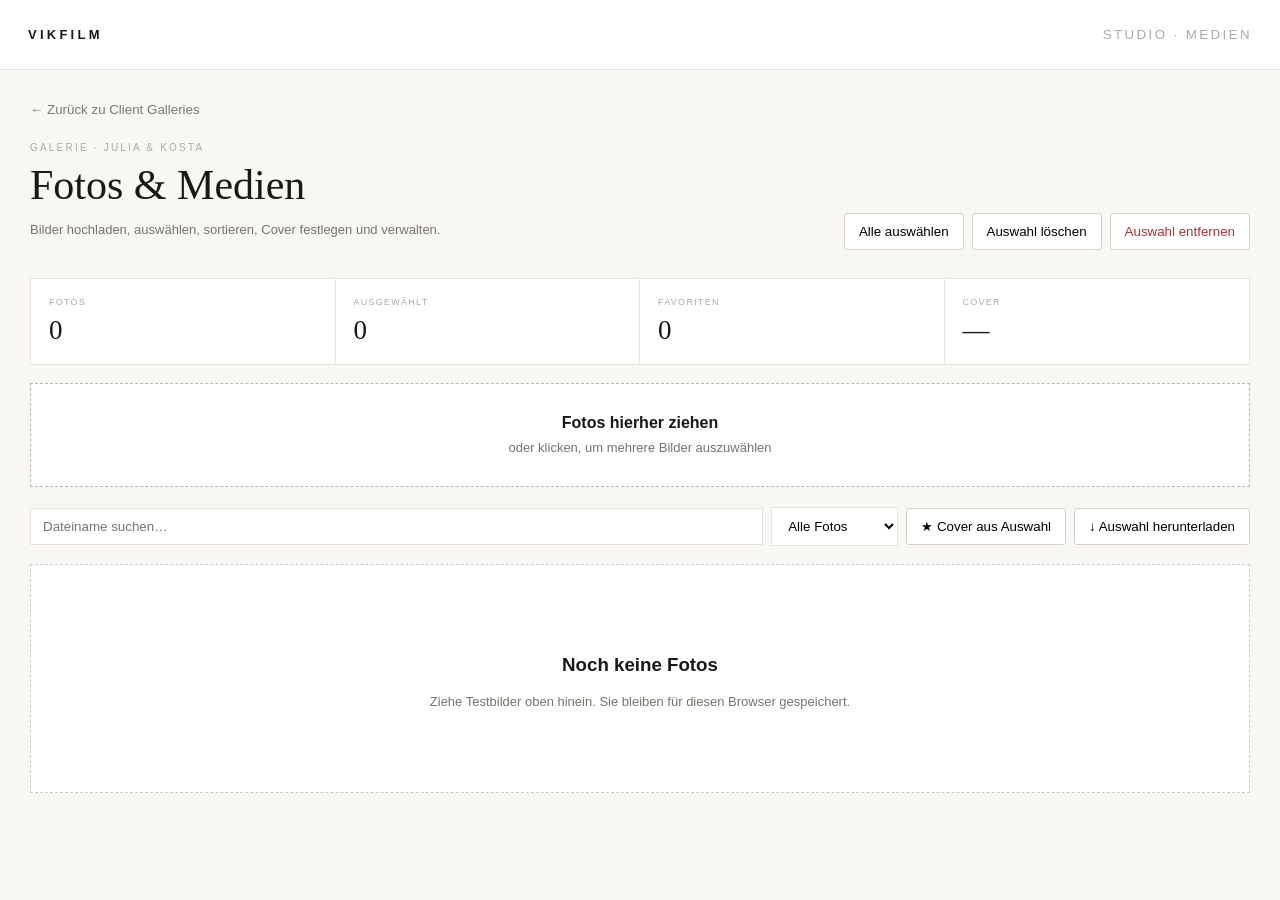
<file: media-manager.html>
<!doctype html><html lang="de"><head><meta charset="utf-8"><meta name="viewport" content="width=device-width,initial-scale=1"><title>VikFilm Studio – Medien</title><style>:root{--ink:#191816;--muted:#77736c;--line:#e7e2da;--paper:#f8f7f4;--white:#fff}*{box-sizing:border-box}body{margin:0;background:var(--paper);color:var(--ink);font-family:Arial,Helvetica,sans-serif}.top{height:70px;background:#fff;border-bottom:1px solid var(--line);display:flex;align-items:center;justify-content:space-between;padding:0 28px;position:sticky;top:0;z-index:5}.brand{font-size:13px;font-weight:700;letter-spacing:.25em}.top small{color:#aaa;letter-spacing:.18em}.wrap{max-width:1500px;margin:auto;padding:30px}.back{border:0;background:none;cursor:pointer;color:#777;padding:0;margin-bottom:25px}.head{display:flex;justify-content:space-between;align-items:end;gap:20px}.eyebrow{font-size:10px;letter-spacing:.22em;color:#aaa;margin:0 0 8px}.head h1{font:42px Georgia,serif;margin:0}.muted{color:var(--muted);font-size:13px}.actions{display:flex;gap:8px;flex-wrap:wrap}.btn{border:1px solid #d8d2c9;background:#fff;padding:10px 14px;border-radius:3px;cursor:pointer}.btn.dark{background:#20201e;color:#fff;border-color:#20201e}.btn.danger{color:#a33}.stats{display:grid;grid-template-columns:repeat(4,1fr);background:#fff;border:1px solid var(--line);margin:28px 0 18px}.stat{padding:18px;border-right:1px solid var(--line)}.stat:last-child{border:0}.stat small{display:block;color:#aaa;letter-spacing:.14em;font-size:9px}.stat b{font:27px Georgia,serif;display:block;margin-top:8px}.toolbar{display:flex;gap:8px;align-items:center;flex-wrap:wrap;margin-bottom:18px}.toolbar input,.toolbar select{border:1px solid var(--line);background:#fff;padding:10px 12px}.toolbar input{flex:1;min-width:220px}.drop{border:1.5px dashed #bbb4aa;background:#fff;padding:30px;text-align:center;margin-bottom:20px;cursor:pointer}.drop.drag{background:#f0ede7;border-color:#222}.drop strong{display:block;margin-bottom:6px}.grid{display:grid;grid-template-columns:repeat(5,minmax(0,1fr));gap:10px}.item{position:relative;background:#ddd;aspect-ratio:1;overflow:hidden;border:2px solid transparent}.item.selected{border-color:#111}.item.cover{box-shadow:inset 0 0 0 3px #fff}.item img{width:100%;height:100%;object-fit:cover;display:block}.check{position:absolute;left:8px;top:8px;background:#fff;border-radius:3px;padding:5px;z-index:2}.tools{position:absolute;right:7px;bottom:7px;display:flex;gap:4px;opacity:0;transition:.2s}.item:hover .tools{opacity:1}.tools button{width:32px;height:32px;border:0;border-radius:50%;background:#fff;cursor:pointer}.badge{position:absolute;left:8px;bottom:8px;background:#222;color:#fff;padding:5px 7px;font-size:9px;letter-spacing:.1em}.empty{padding:70px;text-align:center;border:1px dashed #ccc;background:#fff}.toast{position:fixed;right:25px;bottom:25px;background:#222;color:#fff;padding:12px 16px;border-radius:4px;display:none}.toast.show{display:block}@media(max-width:1100px){.grid{grid-template-columns:repeat(4,1fr)}}@media(max-width:800px){.grid{grid-template-columns:repeat(3,1fr)}.stats{grid-template-columns:repeat(2,1fr)}.head{align-items:start;flex-direction:column}}@media(max-width:550px){.wrap{padding:18px}.grid{grid-template-columns:repeat(2,1fr)}.head h1{font-size:34px}}
</style></head><body><header class="top"><div class="brand">VIKFILM</div><small>STUDIO · MEDIEN</small></header><main class="wrap"><button class="back" onclick="location.href='studio.html'">← Zurück zu Client Galleries</button><div class="head"><div><p class="eyebrow">GALERIE · JULIA & KOSTA</p><h1>Fotos & Medien</h1><p class="muted">Bilder hochladen, auswählen, sortieren, Cover festlegen und verwalten.</p></div><div class="actions"><button class="btn" onclick="selectAll()">Alle auswählen</button><button class="btn" onclick="clearSelection()">Auswahl löschen</button><button class="btn danger" onclick="deleteSelected()">Auswahl entfernen</button></div></div><div class="stats"><div class="stat"><small>FOTOS</small><b id="count">0</b></div><div class="stat"><small>AUSGEWÄHLT</small><b id="selected">0</b></div><div class="stat"><small>FAVORITEN</small><b id="favs">0</b></div><div class="stat"><small>COVER</small><b id="cover">—</b></div></div><div class="drop" id="drop"><strong>Fotos hierher ziehen</strong><span class="muted">oder klicken, um mehrere Bilder auszuwählen</span><input id="files" type="file" accept="image/*" multiple hidden></div><div class="toolbar"><input id="search" placeholder="Dateiname suchen…" oninput="render()"><select id="filter" onchange="render()"><option value="all">Alle Fotos</option><option value="favorites">Nur Favoriten</option><option value="selected">Nur Auswahl</option></select><button class="btn" onclick="setCoverFromSelection()">★ Cover aus Auswahl</button><button class="btn" onclick="downloadSelected()">↓ Auswahl herunterladen</button></div><div id="grid" class="grid"></div><div id="empty" class="empty"><h3>Noch keine Fotos</h3><p class="muted">Ziehe Testbilder oben hinein. Sie bleiben für diesen Browser gespeichert.</p></div></main><div id="toast" class="toast"></div><script>const KEY='vikfilm_media_manager_v1';let items=JSON.parse(localStorage.getItem(KEY)||'[]');let coverId=localStorage.getItem(KEY+'_cover')||'';const $=id=>document.getElementById(id);function save(){localStorage.setItem(KEY,JSON.stringify(items));if(coverId)localStorage.setItem(KEY+'_cover',coverId);render()}function toast(s){$('toast').textContent=s;$('toast').classList.add('show');setTimeout(()=>$('toast').classList.remove('show'),1800)}function addFiles(files){[...files].filter(f=>f.type.startsWith('image/')).forEach(f=>{const r=new FileReader();r.onload=()=>{items.push({id:crypto.randomUUID(),name:f.name,size:f.size,url:r.result,fav:false,selected:false});save()};r.readAsDataURL(f)});toast('Fotos werden hinzugefügt…')}function render(){const q=$('search').value.toLowerCase(),filter=$('filter').value;let arr=items.filter(x=>x.name.toLowerCase().includes(q));if(filter==='favorites')arr=arr.filter(x=>x.fav);if(filter==='selected')arr=arr.filter(x=>x.selected);$('grid').innerHTML=arr.map(x=>`<div class="item ${x.selected?'selected':''} ${x.id===coverId?'cover':''}"><label class="check"><input type="checkbox" ${x.selected?'checked':''} onchange="toggle('${x.id}')"></label><img src="${x.url}" alt="${x.name}"><div class="tools"><button title="Favorit" onclick="fav('${x.id}')">${x.fav?'♥':'♡'}</button><button title="Cover" onclick="setCover('${x.id}')">★</button><button title="Download" onclick="download('${x.id}')">↓</button><button title="Löschen" onclick="removeOne('${x.id}')">×</button></div>${x.id===coverId?'<span class="badge">COVER</span>':''}</div>`).join('');$('empty').style.display=items.length?'none':'block';$('count').textContent=items.length;$('selected').textContent=items.filter(x=>x.selected).length;$('favs').textContent=items.filter(x=>x.fav).length;$('cover').textContent=coverId?'gesetzt':'—'}function toggle(id){const x=items.find(x=>x.id===id);if(x)x.selected=!x.selected;save()}function fav(id){const x=items.find(x=>x.id===id);if(x)x.fav=!x.fav;save()}function setCover(id){coverId=id;save();toast('Cover festgelegt')}function setCoverFromSelection(){const x=items.find(x=>x.selected);if(!x)return toast('Bitte zuerst ein Foto auswählen');setCover(x.id)}function selectAll(){items.forEach(x=>x.selected=true);save()}function clearSelection(){items.forEach(x=>x.selected=false);save()}function removeOne(id){if(!confirm('Foto wirklich entfernen?'))return;items=items.filter(x=>x.id!==id);if(coverId===id)coverId='';save()}function deleteSelected(){const n=items.filter(x=>x.selected).length;if(!n)return toast('Keine Fotos ausgewählt');if(!confirm(`${n} Fotos entfernen?`))return;const ids=new Set(items.filter(x=>x.selected).map(x=>x.id));items=items.filter(x=>!ids.has(x.id));if(ids.has(coverId))coverId='';save()}function download(id){const x=items.find(x=>x.id===id);if(!x)return;const a=document.createElement('a');a.href=x.url;a.download=x.name;a.click()}function downloadSelected(){const xs=items.filter(x=>x.selected);if(!xs.length)return toast('Keine Fotos ausgewählt');xs.forEach((x,i)=>setTimeout(()=>download(x.id),i*150));toast(`${xs.length} Downloads gestartet`)}$('files').onchange=e=>addFiles(e.target.files);$('drop').onclick=e=>{if(e.target.tagName!=='INPUT')$('files').click()};['dragenter','dragover'].forEach(ev=>$('drop').addEventListener(ev,e=>{e.preventDefault();$('drop').classList.add('drag')}));['dragleave','drop'].forEach(ev=>$('drop').addEventListener(ev,e=>{e.preventDefault();$('drop').classList.remove('drag')}));$('drop').addEventListener('drop',e=>addFiles(e.dataTransfer.files));render();</script></body></html>
</file>
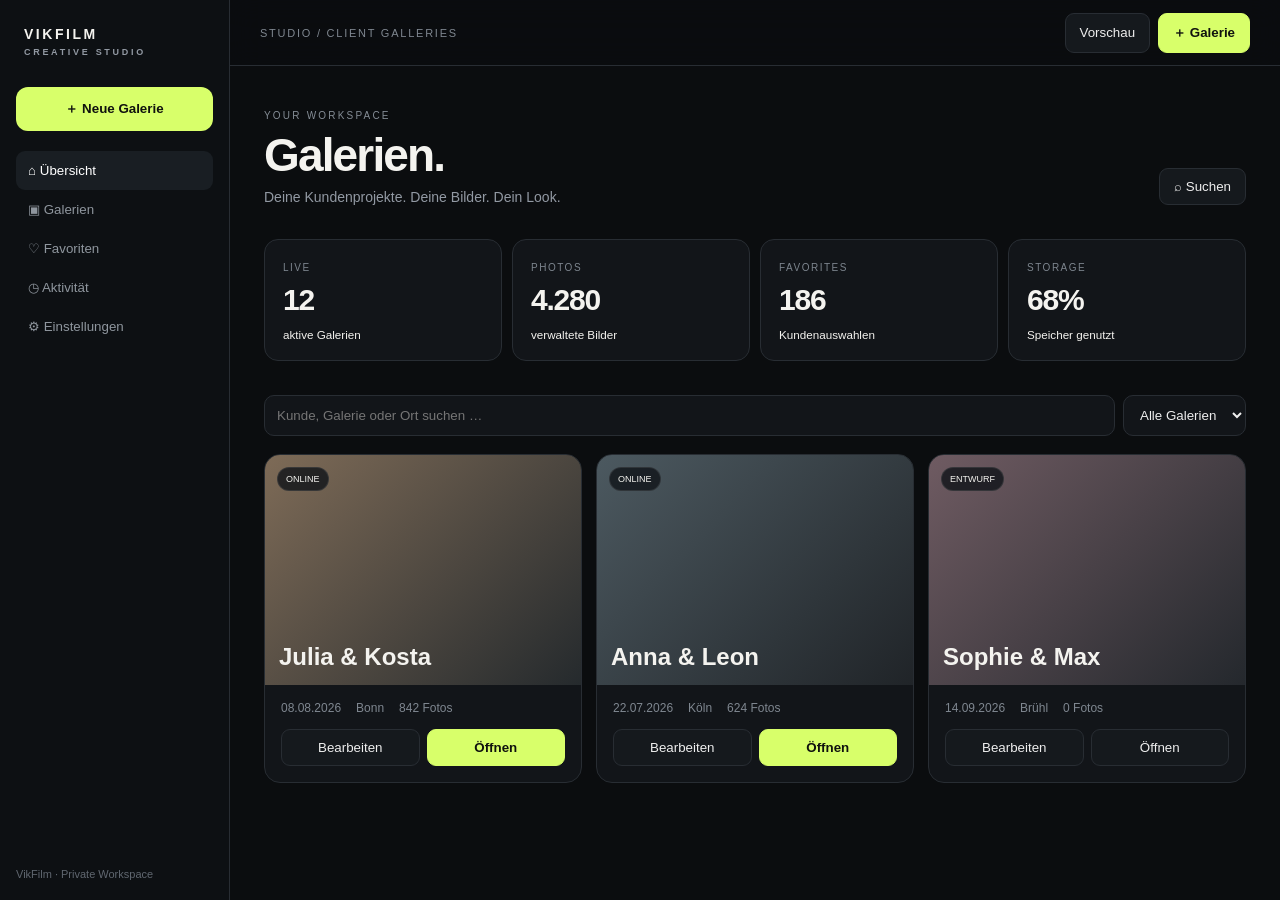
<file: modern-studio.html>
<!doctype html><html lang="de"><head><meta charset="utf-8"><meta name="viewport" content="width=device-width,initial-scale=1"><title>VikFilm — Studio</title><style>:root{--bg:#0b0d0f;--panel:#121519;--panel2:#171b20;--line:#282d33;--text:#f4f3ef;--muted:#9299a3;--accent:#d8ff6a}*{box-sizing:border-box}body{margin:0;background:var(--bg);color:var(--text);font:14px Inter,Arial,sans-serif}.app{display:grid;grid-template-columns:230px 1fr;min-height:100vh}.side{background:#0d1013;border-right:1px solid var(--line);padding:22px 16px;position:sticky;top:0;height:100vh}.logo{font-weight:800;letter-spacing:.18em;margin:4px 8px 30px}.logo i{display:block;font-size:9px;color:var(--muted);font-style:normal;letter-spacing:.3em;margin-top:5px}.new{width:100%;border:0;border-radius:12px;background:var(--accent);color:#10120e;padding:13px;font-weight:800;cursor:pointer}.nav{margin-top:20px}.nav button{width:100%;border:0;background:transparent;color:#8f969e;text-align:left;padding:12px;border-radius:9px;cursor:pointer}.nav button.active,.nav button:hover{background:#191e23;color:#fff}.bottom{position:absolute;bottom:20px;color:#606770;font-size:11px}.main{min-width:0}.top{height:66px;border-bottom:1px solid var(--line);display:flex;align-items:center;justify-content:space-between;padding:0 30px;position:sticky;top:0;background:#0b0d0fee;backdrop-filter:blur(16px);z-index:4}.crumb{color:#7f8790;font-size:11px;letter-spacing:.16em}.topactions{display:flex;gap:8px}.btn{border:1px solid var(--line);background:#15191d;color:#eee;padding:10px 14px;border-radius:9px;cursor:pointer}.btn.accent{background:var(--accent);border-color:var(--accent);color:#10120e;font-weight:800}.page{max-width:1450px;margin:auto;padding:44px 34px}.heroHead{display:flex;justify-content:space-between;gap:20px;align-items:end}.eyebrow{color:#858d96;font-size:10px;letter-spacing:.22em}.title{font-size:46px;letter-spacing:-.04em;margin:7px 0}.sub{color:var(--muted);max-width:600px}.stats{display:grid;grid-template-columns:repeat(4,1fr);gap:10px;margin:34px 0}.stat{background:var(--panel);border:1px solid var(--line);border-radius:14px;padding:18px}.stat b{font-size:30px;letter-spacing:-.04em;display:block;margin:9px 0}.stat span{color:#7d858e;font-size:10px;letter-spacing:.15em}.filters{display:flex;gap:8px;margin-bottom:18px}.search{flex:1}.search,input,select{border:1px solid var(--line);background:#121519;color:#eee;border-radius:10px;padding:11px 12px}.search{width:100%}.galleryGrid{display:grid;grid-template-columns:repeat(3,1fr);gap:14px}.card{background:var(--panel);border:1px solid var(--line);border-radius:16px;overflow:hidden;cursor:pointer;transition:.2s}.card:hover{transform:translateY(-3px);border-color:#3a4149}.cover{height:230px;background:linear-gradient(135deg,#7e6b57,#252a2d);padding:14px;display:flex;align-items:end;position:relative}.tag{position:absolute;top:12px;left:12px;background:#101318cc;border:1px solid #ffffff18;padding:6px 8px;border-radius:999px;font-size:9px}.cover h3{font-size:24px;margin:0}.body{padding:16px}.meta{color:#7f8790;font-size:12px;display:flex;gap:15px}.quick{display:flex;gap:7px;margin-top:14px}.quick button{flex:1}.hidden{display:none}@media(max-width:900px){.app{grid-template-columns:1fr}.side{display:none}.galleryGrid{grid-template-columns:repeat(2,1fr)}}@media(max-width:600px){.page{padding:25px 15px}.stats{grid-template-columns:1fr 1fr}.galleryGrid{grid-template-columns:1fr}.title{font-size:36px}.top{padding:0 15px}} </style></head><body><div class="app"><aside class="side"><div class="logo">VIKFILM<i>CREATIVE STUDIO</i></div><button class="new">＋ Neue Galerie</button><nav class="nav"><button class="active">⌂ Übersicht</button><button>▣ Galerien</button><button>♡ Favoriten</button><button>◷ Aktivität</button><button>⚙ Einstellungen</button></nav><div class="bottom">VikFilm · Private Workspace</div></aside><main class="main"><header class="top"><span class="crumb">STUDIO / CLIENT GALLERIES</span><div class="topactions"><button class="btn">Vorschau</button><button class="btn accent">＋ Galerie</button></div></header><section class="page"><div class="heroHead"><div><div class="eyebrow">YOUR WORKSPACE</div><h1 class="title">Galerien.</h1><div class="sub">Deine Kundenprojekte. Deine Bilder. Dein Look.</div></div><button class="btn">⌕ Suchen</button></div><div class="stats"><div class="stat"><span>LIVE</span><b>12</b><small>aktive Galerien</small></div><div class="stat"><span>PHOTOS</span><b>4.280</b><small>verwaltete Bilder</small></div><div class="stat"><span>FAVORITES</span><b>186</b><small>Kundenauswahlen</small></div><div class="stat"><span>STORAGE</span><b>68%</b><small>Speicher genutzt</small></div></div><div class="filters"><input class="search" placeholder="Kunde, Galerie oder Ort suchen …"><select><option>Alle Galerien</option><option>Online</option><option>Entwurf</option><option>Archiv</option></select></div><div class="galleryGrid"><article class="card"><div class="cover"><span class="tag">ONLINE</span><h3>Julia & Kosta</h3></div><div class="body"><div class="meta"><span>08.08.2026</span><span>Bonn</span><span>842 Fotos</span></div><div class="quick"><button class="btn">Bearbeiten</button><button class="btn accent">Öffnen</button></div></div></article><article class="card"><div class="cover" style="background:linear-gradient(135deg,#4c5960,#202428)"><span class="tag">ONLINE</span><h3>Anna & Leon</h3></div><div class="body"><div class="meta"><span>22.07.2026</span><span>Köln</span><span>624 Fotos</span></div><div class="quick"><button class="btn">Bearbeiten</button><button class="btn accent">Öffnen</button></div></div></article><article class="card"><div class="cover" style="background:linear-gradient(135deg,#6f5b62,#24282d)"><span class="tag">ENTWURF</span><h3>Sophie & Max</h3></div><div class="body"><div class="meta"><span>14.09.2026</span><span>Brühl</span><span>0 Fotos</span></div><div class="quick"><button class="btn">Bearbeiten</button><button class="btn">Öffnen</button></div></div></article></div></section></main></div></body></html>
</file>
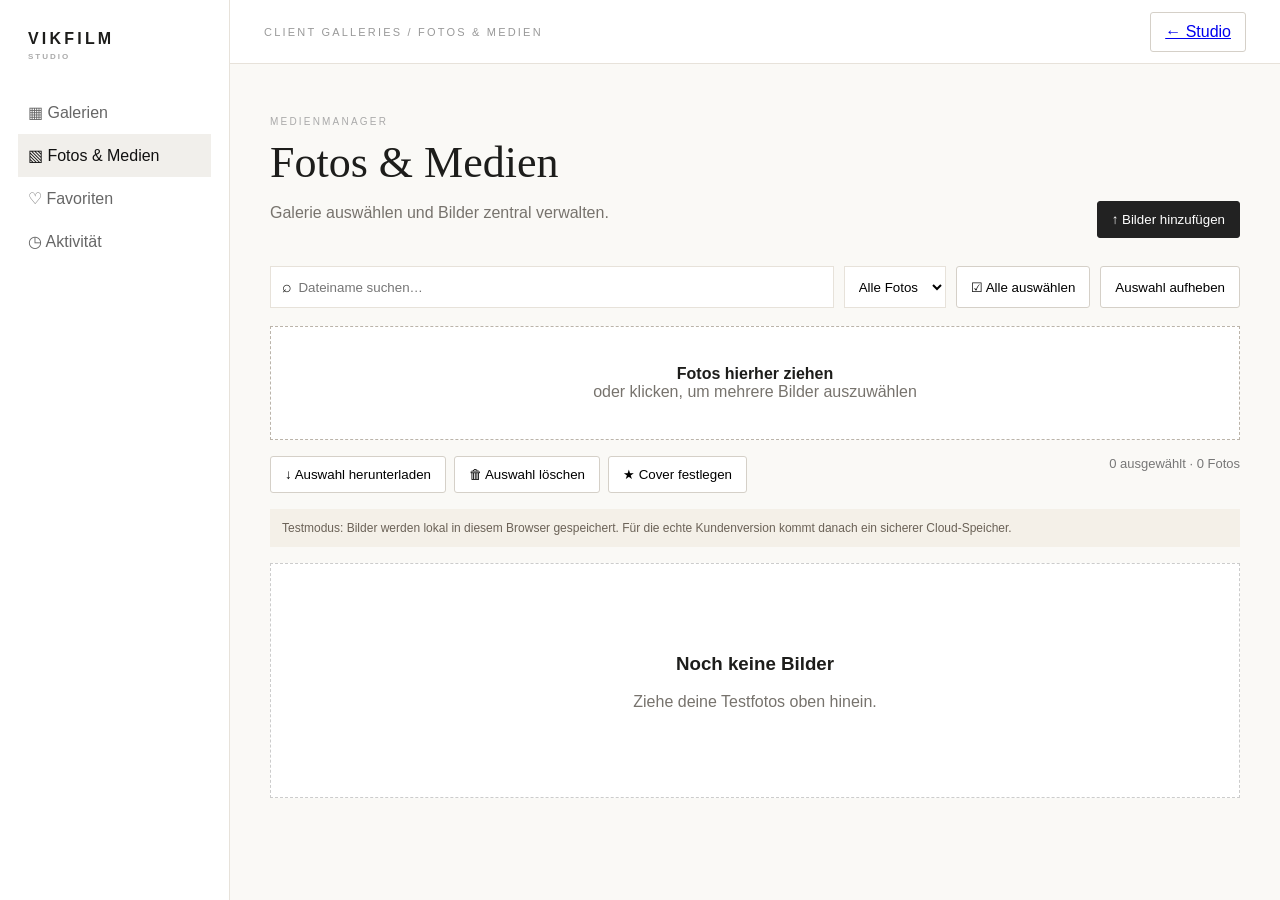
<file: studio-media.html>
<!doctype html><html lang="de"><head><meta charset="utf-8"><meta name="viewport" content="width=device-width,initial-scale=1"><title>VikFilm Studio – Fotos & Medien</title><style>:root{--ink:#1d1d1b;--muted:#77736d;--line:#e7e2da;--paper:#faf9f6;--panel:#fff}*{box-sizing:border-box}body{margin:0;background:var(--paper);color:var(--ink);font-family:Arial,Helvetica,sans-serif}.app{display:grid;grid-template-columns:230px 1fr;min-height:100vh}.side{background:#fff;border-right:1px solid var(--line);padding:26px 18px}.brand{font-weight:700;letter-spacing:.2em;margin:4px 10px 30px}.brand small{display:block;color:#aaa;font-size:8px;letter-spacing:.25em;margin-top:4px}.nav a{display:block;padding:12px 10px;color:#666;text-decoration:none}.nav a.active{background:#f1efeb;color:#111}.main{min-width:0}.top{height:64px;background:#fff;border-bottom:1px solid var(--line);display:flex;align-items:center;justify-content:space-between;padding:0 34px}.page{max-width:1450px;margin:auto;padding:42px 40px}.eyebrow{font-size:10px;letter-spacing:.22em;color:#aaa}.head{display:flex;justify-content:space-between;align-items:end;gap:20px}.head h1{font:44px Georgia,serif;margin:0 0 7px}.muted{color:var(--muted)}.btn{border:1px solid #d5d0c8;background:#fff;padding:10px 14px;border-radius:3px;cursor:pointer}.dark{background:#222;color:#fff;border-color:#222}.toolbar{display:flex;gap:10px;flex-wrap:wrap;margin:28px 0 18px}.search{flex:1;min-width:240px;border:1px solid var(--line);padding:11px;background:#fff}.search input{border:0;outline:0;width:90%}.select{border:1px solid var(--line);background:#fff;padding:10px}.drop{border:1px dashed #bbb4aa;background:#fff;text-align:center;padding:38px;margin:16px 0;cursor:pointer}.drop.drag{background:#f1eee8;border-color:#222}.drop input{display:none}.actions{display:flex;gap:8px;flex-wrap:wrap;margin:14px 0}.count{color:#777;font-size:13px;margin-left:auto}.grid{display:grid;grid-template-columns:repeat(5,1fr);gap:10px}.item{position:relative;background:#eee;border:1px solid var(--line)}.item img{width:100%;aspect-ratio:1;object-fit:cover;display:block}.item.selected{outline:3px solid #222}.check{position:absolute;left:8px;top:8px;background:#fff;border:0;border-radius:3px;width:28px;height:28px;cursor:pointer}.heart{position:absolute;right:8px;top:8px;background:#fff;border:0;border-radius:50%;width:30px;height:30px;cursor:pointer}.tools{position:absolute;left:7px;right:7px;bottom:7px;display:flex;gap:4px;opacity:0;transition:.15s}.item:hover .tools{opacity:1}.tools button{border:0;background:#fff;border-radius:50%;width:30px;height:30px;cursor:pointer}.name{padding:7px;background:#fff;font-size:10px;white-space:nowrap;overflow:hidden;text-overflow:ellipsis}.empty{padding:70px 20px;text-align:center;border:1px dashed #ccc;background:#fff}.notice{background:#f4f0e8;padding:12px;color:#6b6257;font-size:12px;margin:16px 0}.toast{position:fixed;right:22px;bottom:22px;background:#222;color:#fff;padding:12px 16px;display:none}.toast.show{display:block}@media(max-width:1000px){.app{grid-template-columns:1fr}.side{display:none}.grid{grid-template-columns:repeat(3,1fr)}.page{padding:28px 18px}}@media(max-width:600px){.grid{grid-template-columns:repeat(2,1fr)}.head{display:block}.head h1{font-size:36px}}</style></head><body><div class="app"><aside class="side"><div class="brand">VIKFILM<small>STUDIO</small></div><nav class="nav"><a href="studio.html">▦ Galerien</a><a class="active" href="studio-media.html">▧ Fotos & Medien</a><a href="studio.html">♡ Favoriten</a><a href="studio.html">◷ Aktivität</a></nav></aside><main class="main"><header class="top"><span style="letter-spacing:.2em;color:#999;font-size:11px">CLIENT GALLERIES / FOTOS & MEDIEN</span><a href="studio.html" class="btn">← Studio</a></header><section class="page"><div class="head"><div><p class="eyebrow">MEDIENMANAGER</p><h1 id="title">Fotos & Medien</h1><p class="muted" id="subtitle">Galerie auswählen und Bilder zentral verwalten.</p></div><button class="btn dark" onclick="pick.click()">↑ Bilder hinzufügen</button></div><div class="toolbar"><div class="search">⌕ <input id="q" placeholder="Dateiname suchen…" oninput="render()"></div><select id="filter" class="select" onchange="render()"><option value="all">Alle Fotos</option><option value="fav">Favoriten</option><option value="selected">Auswahl</option></select><button class="btn" onclick="selectAll()">☑ Alle auswählen</button><button class="btn" onclick="clearSelection()">Auswahl aufheben</button></div><div id="drop" class="drop" onclick="pick.click()"><b>Fotos hierher ziehen</b><br><span class="muted">oder klicken, um mehrere Bilder auszuwählen</span><input id="pick" type="file" accept="image/*" multiple></div><div class="actions"><button class="btn" onclick="downloadSelected()">↓ Auswahl herunterladen</button><button class="btn" onclick="deleteSelected()">🗑 Auswahl löschen</button><button class="btn" onclick="coverSelected()">★ Cover festlegen</button><span id="count" class="count"></span></div><div class="notice">Testmodus: Bilder werden lokal in diesem Browser gespeichert. Für die echte Kundenversion kommt danach ein sicherer Cloud-Speicher.</div><div id="grid" class="grid"></div><div id="empty" class="empty"><h3>Noch keine Bilder</h3><p class="muted">Ziehe deine Testfotos oben hinein.</p></div></section></main></div><div id="toast" class="toast"></div><script>const KEY='vikfilm_media_v2';let files=[];let selected=new Set();let favorites=new Set();let cover=null;const pick=document.getElementById('pick');const drop=document.getElementById('drop');function load(){try{files=JSON.parse(localStorage.getItem(KEY)||'[]')}catch(e){files=[]}favorites=new Set(JSON.parse(localStorage.getItem(KEY+'_fav')||'[]'));cover=localStorage.getItem(KEY+'_cover');render()}function save(){localStorage.setItem(KEY,JSON.stringify(files));localStorage.setItem(KEY+'_fav',JSON.stringify([...favorites]));if(cover)localStorage.setItem(KEY+'_cover',cover)}function toast(t){const x=document.getElementById('toast');x.textContent=t;x.classList.add('show');setTimeout(()=>x.classList.remove('show'),1800)}function add(list){let n=0;for(const f of list){if(!f.type.startsWith('image/'))continue;const id=crypto.randomUUID();const r=new FileReader();r.onload=e=>{files.push({id,name:f.name,size:f.size,url:e.target.result,added:Date.now()});save();render()};r.readAsDataURL(f);n++}if(n)toast(n+' Fotos hinzugefügt')}pick.onchange=e=>add(e.target.files);['dragenter','dragover'].forEach(ev=>drop.addEventListener(ev,e=>{e.preventDefault();drop.classList.add('drag')}));['dragleave','drop'].forEach(ev=>drop.addEventListener(ev,e=>{e.preventDefault();drop.classList.remove('drag')}));drop.addEventListener('drop',e=>add(e.dataTransfer.files));function render(){const q=document.getElementById('q').value.toLowerCase();const fl=document.getElementById('filter').value;const list=files.filter(f=>(!q||f.name.toLowerCase().includes(q))&&(fl==='all'||(fl==='fav'&&favorites.has(f.id))||(fl==='selected'&&selected.has(f.id))));document.getElementById('grid').innerHTML=list.map(f=>`<div class="item ${selected.has(f.id)?'selected':''}"><img src="${f.url}" alt=""><button class="check" onclick="toggle('${f.id}')">${selected.has(f.id)?'✓':'□'}</button><button class="heart" onclick="fav('${f.id}')">${favorites.has(f.id)?'♥':'♡'}</button><div class="tools"><button onclick="download('${f.id}')">↓</button><button onclick="setCover('${f.id}')">★</button><button onclick="removeOne('${f.id}')">×</button></div><div class="name">${f.name}${cover===f.id?' · COVER':''}</div></div>`).join('');document.getElementById('empty').style.display=files.length?'none':'block';document.getElementById('count').textContent=selected.size+' ausgewählt · '+files.length+' Fotos'}function toggle(id){selected.has(id)?selected.delete(id):selected.add(id);render()}function fav(id){favorites.has(id)?favorites.delete(id):favorites.add(id);save();render()}function selectAll(){files.forEach(f=>selected.add(f.id));render()}function clearSelection(){selected.clear();render()}function removeOne(id){files=files.filter(f=>f.id!==id);selected.delete(id);favorites.delete(id);if(cover===id)cover=null;save();render();toast('Foto gelöscht')}function deleteSelected(){if(!selected.size)return toast('Keine Fotos ausgewählt');files=files.filter(f=>!selected.has(f.id));selected.clear();save();render();toast('Fotos gelöscht')}function setCover(id){cover=id;save();render();toast('Cover festgelegt')}function coverSelected(){const id=[...selected][0];if(id)setCover(id);else toast('Bitte ein Foto auswählen')}function download(id){const f=files.find(x=>x.id===id);if(!f)return;const a=document.createElement('a');a.href=f.url;a.download=f.name;a.click()}function downloadSelected(){const list=files.filter(f=>selected.has(f.id));if(!list.length)return toast('Keine Fotos ausgewählt');list.forEach((f,i)=>setTimeout(()=>download(f.id),i*150))}load();</script></body></html>
</file>
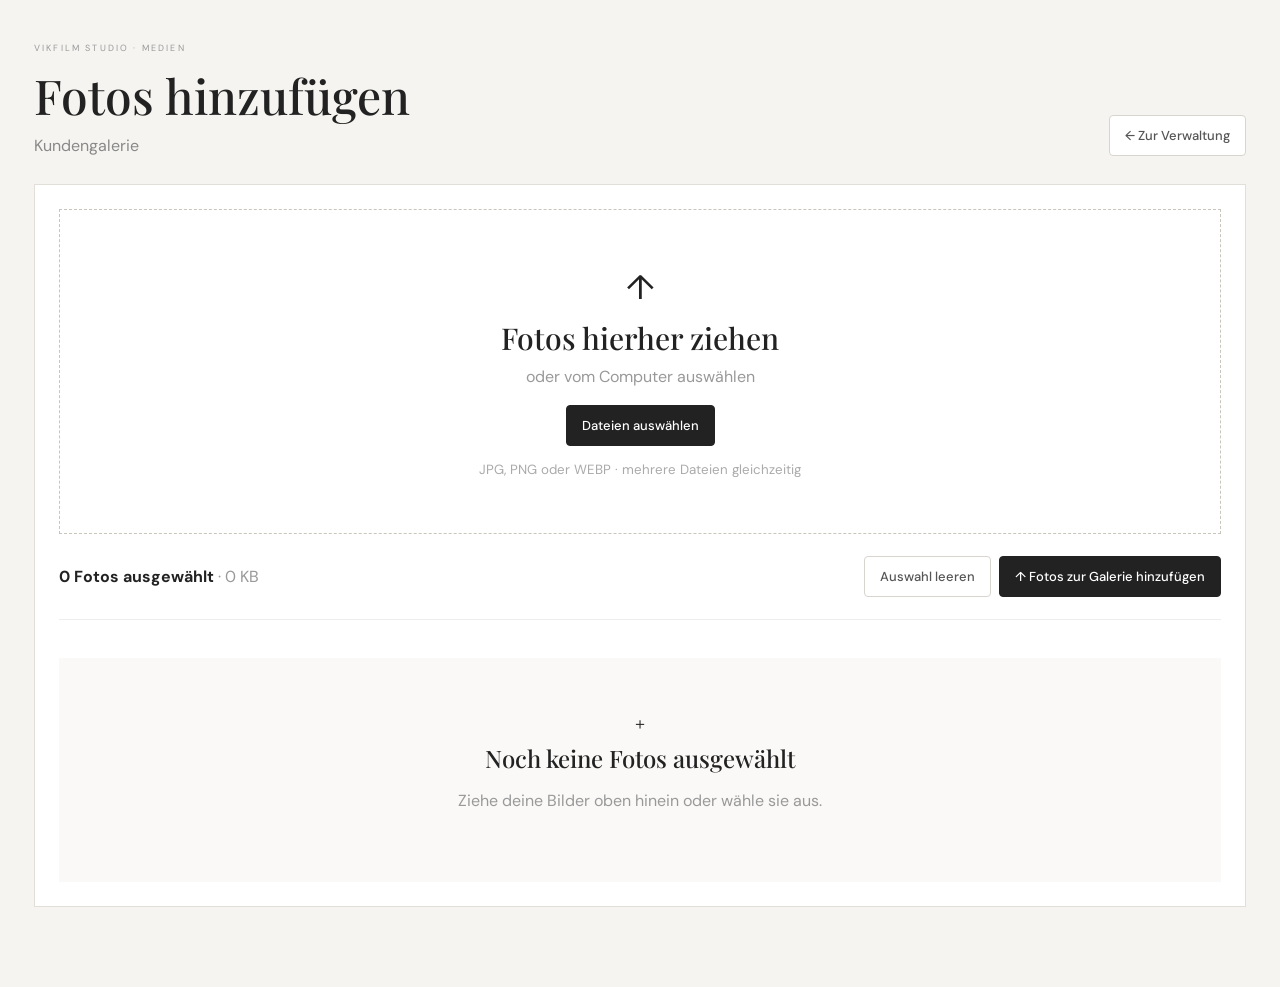
<file: studio-upload.html>
<!doctype html>
<html lang="de">
<head>
<meta charset="utf-8"><meta name="viewport" content="width=device-width,initial-scale=1">
<title>VikFilm Studio – Foto Upload</title>
<link rel="stylesheet" href="studio-upload.css">
</head>
<body>
<div class="upload-studio">
<header class="upload-head">
<div><div class="eyebrow">VIKFILM STUDIO · MEDIEN</div><h1>Fotos hinzufügen</h1><p id="galleryLabel">Kundengalerie</p></div>
<a class="secondary" href="admin.html">← Zur Verwaltung</a>
</header>
<section class="upload-panel">
<div id="dropzone" class="dropzone"><div class="upload-icon">↑</div><h2>Fotos hierher ziehen</h2><p>oder vom Computer auswählen</p><input id="picker" type="file" accept="image/jpeg,image/png,image/webp" multiple><button class="primary" id="choose">Dateien auswählen</button><small>JPG, PNG oder WEBP · mehrere Dateien gleichzeitig</small></div>
<div class="upload-toolbar"><div><strong id="count">0 Fotos ausgewählt</strong><span id="size"> · 0 MB</span></div><div><button class="secondary" id="clear">Auswahl leeren</button><button class="primary" id="save">↑ Fotos zur Galerie hinzufügen</button></div></div>
<div id="preview" class="preview"></div><div id="empty" class="empty"><div>＋</div><h3>Noch keine Fotos ausgewählt</h3><p>Ziehe deine Bilder oben hinein oder wähle sie aus.</p></div>
</section><div id="toast" class="toast"></div></div>
<script>
const KEY='vikfilmAdminGalleries';
const picker=document.querySelector('#picker'),drop=document.querySelector('#dropzone'),preview=document.querySelector('#preview'),count=document.querySelector('#count'),size=document.querySelector('#size'),empty=document.querySelector('#empty'),files=[];
let galleries=JSON.parse(localStorage.getItem(KEY)||'null')||[];
const params=new URLSearchParams(location.search);
const requested=params.get('gallery');
let gallery=galleries.find(g=>g.slug===requested||g.id===requested)||galleries[0]||null;
if(gallery) document.querySelector('#galleryLabel').textContent=gallery.name+' · Hochzeitsgalerie';
function persist(){localStorage.setItem(KEY,JSON.stringify(galleries));}
function esc(s){return String(s).replace(/[&<>"']/g,m=>({'&':'&amp;','<':'&lt;','>':'&gt;','"':'&quot;',"'":'&#39;'}[m]));}
function bytes(n){return n<1048576?(n/1024).toFixed(0)+' KB':(n/1048576).toFixed(1)+' MB';}
function render(){preview.innerHTML='';empty.hidden=files.length>0;let total=0;files.forEach((f,i)=>{total+=f.size;const u=URL.createObjectURL(f);const el=document.createElement('article');el.className='upload-card';el.innerHTML=`<div class="thumb"><img src="${u}"><span>${i+1}</span></div><div class="upload-info"><b>${esc(f.name)}</b><small>${bytes(f.size)}</small></div><div class="upload-actions"><button title="Nach oben" ${i?'':'disabled'} onclick="move(${i},-1)">↑</button><button title="Nach unten" ${i<files.length-1?'':'disabled'} onclick="move(${i},1)">↓</button><button title="Entfernen" onclick="removeFile(${i})">×</button></div>`;preview.appendChild(el);});count.textContent=files.length+' Foto'+(files.length===1?'':'s')+' ausgewählt';size.textContent=' · '+bytes(total);}
function add(list){[...list].filter(f=>/^image\/(jpeg|png|webp)$/.test(f.type)).forEach(f=>files.push(f));render();}
function removeFile(i){files.splice(i,1);render();}
function move(i,d){const j=i+d;if(j<0||j>=files.length)return;[files[i],files[j]]=[files[j],files[i]];render();}
picker.onchange=e=>add(e.target.files);
document.querySelector('#choose').onclick=()=>picker.click();
['dragenter','dragover'].forEach(x=>drop.addEventListener(x,e=>{e.preventDefault();drop.classList.add('drag');}));
['dragleave','drop'].forEach(x=>drop.addEventListener(x,e=>{e.preventDefault();drop.classList.remove('drag');}));
drop.addEventListener('drop',e=>add(e.dataTransfer.files));
document.querySelector('#clear').onclick=()=>{files.length=0;render();};
document.querySelector('#save').onclick=async()=>{
if(!files.length){toast('Bitte zuerst Fotos auswählen');return;}
if(!gallery){toast('Keine Galerie gefunden. Öffne den Upload aus einer Galerie heraus.');return;}
const btn=document.querySelector('#save');btn.disabled=true;const urls=[];
try{for(let i=0;i<files.length;i++){btn.textContent=`Upload ${i+1} / ${files.length}…`;urls.push(await fileToDataURL(files[i]));}
 gallery.images=(gallery.images||[]).concat(urls);gallery.photos=gallery.images.length;gallery.activity=gallery.activity||[];gallery.activity.unshift(`${files.length} Foto(s) hinzugefügt`);persist();
 toast(files.length+' Fotos wurden zur Galerie „'+gallery.name+'“ hinzugefügt');files.length=0;render();
}catch(e){toast('Upload fehlgeschlagen');}
btn.disabled=false;btn.textContent='↑ Fotos zur Galerie hinzufügen';
};
function fileToDataURL(file){return new Promise((resolve,reject)=>{const r=new FileReader();r.onload=()=>resolve(r.result);r.onerror=reject;r.readAsDataURL(file);});}
function toast(t){const x=document.querySelector('#toast');x.textContent=t;x.classList.add('show');setTimeout(()=>x.classList.remove('show'),2500);}
render();
</script>
</body>
</html>
</file>
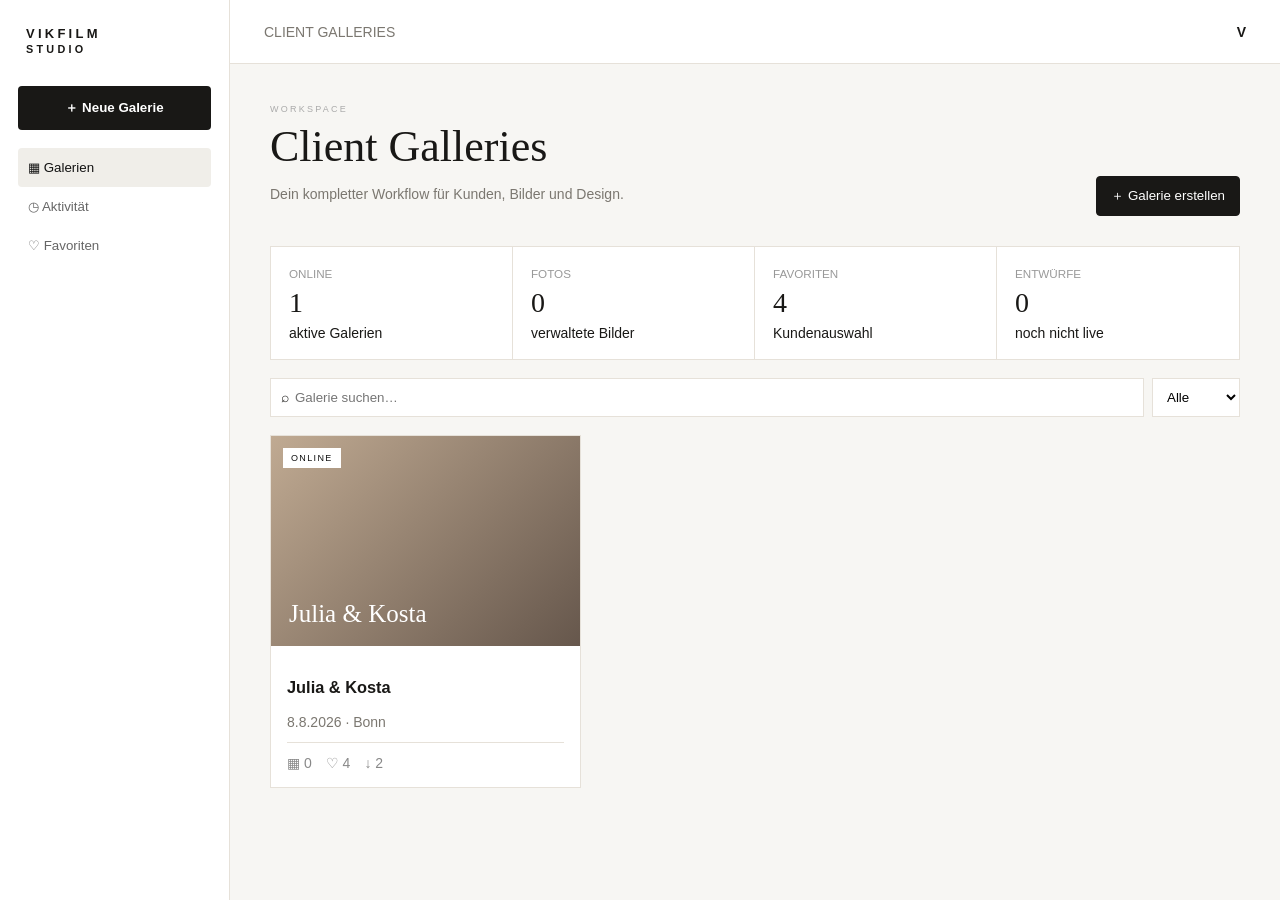
<file: studio.html>
<!doctype html><html lang="de"><head><meta charset="utf-8"><meta name="viewport" content="width=device-width,initial-scale=1"><title>VikFilm Studio</title><style>:root{--bg:#f7f6f3;--panel:#fff;--ink:#191816;--muted:#7b7770;--line:#e6e1d9;--accent:#191816}*{box-sizing:border-box}body{margin:0;background:var(--bg);color:var(--ink);font:14px Arial,sans-serif}.app{display:grid;grid-template-columns:230px 1fr;min-height:100vh}.side{background:#fff;border-right:1px solid var(--line);padding:26px 18px;position:sticky;top:0;height:100vh}.logo{font:700 13px Arial;letter-spacing:.25em;margin:0 8px 30px}.new{width:100%;padding:13px;background:#191816;color:#fff;border:0;border-radius:4px;cursor:pointer;font-weight:700}.nav{margin-top:18px}.nav button{display:block;width:100%;text-align:left;padding:12px 10px;border:0;background:none;color:#666;cursor:pointer;border-radius:4px}.nav button.active,.nav button:hover{background:#f0eee9;color:#111}.main{min-width:0}.top{height:64px;background:#fff;border-bottom:1px solid var(--line);display:flex;align-items:center;justify-content:space-between;padding:0 34px;position:sticky;top:0;z-index:5}.page{max-width:1450px;margin:auto;padding:40px}.eyebrow{font-size:9px;letter-spacing:.25em;color:#aaa}.h{display:flex;justify-content:space-between;align-items:end;gap:20px}.h h1{font:44px Georgia;margin:7px 0}.muted{color:var(--muted)}.btn{padding:10px 14px;border:1px solid #d6d1c8;background:#fff;border-radius:4px;cursor:pointer}.btn.dark{background:#191816;color:#fff;border-color:#191816}.stats{display:grid;grid-template-columns:repeat(4,1fr);background:#fff;border:1px solid var(--line);margin:30px 0 18px}.stat{padding:18px;border-right:1px solid var(--line)}.stat:last-child{border:0}.stat small{color:#999}.stat b{font:28px Georgia;display:block;margin:6px 0}.toolbar{display:flex;gap:8px;margin-bottom:18px}.search{flex:1;background:#fff;border:1px solid var(--line);padding:10px}.search input{border:0;outline:0;width:90%}.select{border:1px solid var(--line);background:#fff;padding:10px}.grid{display:grid;grid-template-columns:repeat(3,1fr);gap:18px}.card{background:#fff;border:1px solid var(--line);cursor:pointer}.cover{height:210px;background:linear-gradient(135deg,#c0aa92,#66574c);display:flex;align-items:end;padding:18px;color:#fff;position:relative}.cover b{font:25px Georgia}.status{position:absolute;left:12px;top:12px;background:#fff;color:#111;padding:5px 8px;font-size:9px;letter-spacing:.15em}.cardbody{padding:16px}.meta{display:flex;gap:14px;color:#888;margin-top:12px;padding-top:12px;border-top:1px solid var(--line)}.modal{position:fixed;inset:0;background:#0008;display:none;align-items:center;justify-content:center;padding:20px;z-index:20}.modal.show{display:flex}.dialog{background:#fff;width:min(1200px,100%);max-height:94vh;overflow:auto;padding:28px;position:relative}.close{position:absolute;right:15px;top:10px;border:0;background:none;font-size:28px;cursor:pointer}.tabs{display:flex;gap:3px;border-bottom:1px solid var(--line);margin:20px 0}.tabs button{padding:12px;border:0;background:none;color:#777;cursor:pointer}.tabs button.active{color:#111;border-bottom:2px solid #111}.tab{display:none}.tab.active{display:block}.actions{display:flex;gap:8px;flex-wrap:wrap}.detail{display:grid;grid-template-columns:240px 1fr;gap:24px}.detailcover{height:180px;background:linear-gradient(135deg,#c0aa92,#66574c)}.cards{display:grid;grid-template-columns:repeat(4,1fr);gap:8px;margin-top:24px}.mini{border:1px solid var(--line);padding:14px}.mini b{font:25px Georgia;display:block;margin-top:7px}.media{display:grid;grid-template-columns:repeat(5,1fr);gap:8px}.media figure{margin:0;position:relative}.media img{width:100%;aspect-ratio:1;object-fit:cover}.media button{position:absolute;right:6px;bottom:6px;border:0;background:#fff;border-radius:50%;width:32px;height:32px;cursor:pointer}.drop{padding:35px;border:1px dashed #bbb;text-align:center;background:#fcfbf8;margin-bottom:16px}.drop input{display:none}.form{display:grid;grid-template-columns:1fr 1fr;gap:15px}.form label{font-size:11px;color:#777}.form input,.form select,.form textarea{width:100%;margin-top:6px;padding:11px;border:1px solid var(--line);background:#fff}.switch{display:flex;gap:10px;padding:13px 0;border-bottom:1px solid var(--line)}.preview{border:1px solid var(--line);background:#f3f1ed;padding:20px;margin-top:20px}.preview-hero{height:180px;display:grid;place-items:center;background:linear-gradient(135deg,#c6b39f,#403a35);color:#fff}.preview-grid{display:grid;grid-template-columns:repeat(3,1fr);gap:5px;margin-top:5px}.preview-grid div{height:80px;background:#9d8a75}.activity{padding:12px 0;border-bottom:1px solid var(--line)}.toast{position:fixed;right:20px;bottom:20px;background:#191816;color:#fff;padding:12px 16px;display:none}.toast.show{display:block}.hidden{display:none}@media(max-width:900px){.app{display:block}.side{display:none}.grid{grid-template-columns:repeat(2,1fr)}.page{padding:25px 18px}.detail{grid-template-columns:1fr}.media{grid-template-columns:repeat(3,1fr)}.cards{grid-template-columns:repeat(2,1fr)}}@media(max-width:600px){.grid{grid-template-columns:1fr}.form{grid-template-columns:1fr}.toolbar{flex-wrap:wrap}.stats{grid-template-columns:1fr 1fr}.media{grid-template-columns:repeat(2,1fr)}}</style></head><body><div class="app"><aside class="side"><div class="logo">VIKFILM<br><small>STUDIO</small></div><button class="new" onclick="newGallery()">＋ Neue Galerie</button><nav class="nav"><button class="active" onclick="show('home',this)">▦ Galerien</button><button onclick="show('activity',this)">◷ Aktivität</button><button onclick="show('favorites',this)">♡ Favoriten</button></nav></aside><main class="main"><header class="top"><span class="muted">CLIENT GALLERIES</span><b>V</b></header><section id="home" class="page"><div class="h"><div><div class="eyebrow">WORKSPACE</div><h1>Client Galleries</h1><p class="muted">Dein kompletter Workflow für Kunden, Bilder und Design.</p></div><button class="btn dark" onclick="newGallery()">＋ Galerie erstellen</button></div><div class="stats"><div class="stat"><small>ONLINE</small><b id="online">0</b><span>aktive Galerien</span></div><div class="stat"><small>FOTOS</small><b id="photos">0</b><span>verwaltete Bilder</span></div><div class="stat"><small>FAVORITEN</small><b id="favs">0</b><span>Kundenauswahl</span></div><div class="stat"><small>ENTWÜRFE</small><b id="drafts">0</b><span>noch nicht live</span></div></div><div class="toolbar"><div class="search">⌕ <input id="search" placeholder="Galerie suchen…" oninput="render()"></div><select id="filter" class="select" onchange="render()"><option value="all">Alle</option><option value="online">Online</option><option value="draft">Entwurf</option><option value="offline">Offline</option></select></div><div id="grid" class="grid"></div></section><section id="activity" class="page hidden"><div class="h"><div><div class="eyebrow">WORKSPACE</div><h1>Aktivität</h1></div></div><div id="activityList"></div></section><section id="favorites" class="page hidden"><div class="h"><div><div class="eyebrow">KUNDENAUSWAHL</div><h1>Favoriten</h1></div></div><div id="favList"></div></section></main></div>
<div id="newModal" class="modal"><div class="dialog"><button class="close" onclick="closeM('newModal')">×</button><div class="eyebrow">NEUES PROJEKT</div><h2>Galerie erstellen</h2><div class="form"><label>Name<input id="nName" placeholder="Julia & Kosta"></label><label>Eventdatum<input id="nDate" type="date"></label><label>Ort<input id="nLoc" placeholder="Bonn"></label><label>Ablaufdatum<input id="nExp" type="date"></label><label>Zugriffscode<input id="nPass"></label><label>Status<select id="nStatus"><option value="draft">Entwurf</option><option value="online">Online</option></select></label></div><div class="actions" style="margin-top:18px"><button class="btn" onclick="closeM('newModal')">Abbrechen</button><button class="btn dark" onclick="create()">Erstellen</button></div></div></div>
<div id="editModal" class="modal"><div class="dialog"><button class="close" onclick="closeM('editModal')">×</button><div class="eyebrow">GALERIE</div><h2 id="eTitle"></h2><p id="eMeta" class="muted"></p><div class="tabs"><button class="active" onclick="tab('overview',this)">Übersicht</button><button onclick="tab('media',this)">Fotos & Medien</button><button onclick="tab('design',this)">Design</button><button onclick="tab('features',this)">Kundenfunktionen</button><button onclick="tab('setup',this)">Setup</button><button onclick="tab('act',this)">Aktivität</button></div><div id="overview" class="tab active"><div class="detail"><div class="detailcover"></div><div><h2 id="oName"></h2><p id="oInfo" class="muted"></p><div class="actions"><button class="btn dark" onclick="tab('media',document.querySelectorAll('.tabs button')[1])">↑ Bilder verwalten</button><button class="btn" onclick="tab('design',document.querySelectorAll('.tabs button')[2])">🎨 Design</button><button class="btn" onclick="preview()">👁 Vorschau</button><button class="btn" onclick="copyLink()">↗ Link kopieren</button><button class="btn" id="pub" onclick="publish()"></button></div></div></div><div class="cards"><div class="mini">FOTOS<b id="mPhotos">0</b></div><div class="mini">FAVORITEN<b id="mFav">0</b></div><div class="mini">DOWNLOADS<b id="mDown">0</b></div><div class="mini">STATUS<b id="mStatus">—</b></div></div></div><div id="media" class="tab"><div class="actions"><button class="btn dark" onclick="document.getElementById('file').click()">＋ Bilder hinzufügen</button><button class="btn" onclick="selectAll()">Alles auswählen</button><button class="btn" onclick="deleteSelected()">Löschen</button><button class="btn" onclick="setCoverSelected()">★ Cover</button></div><input id="file" type="file" multiple accept="image/*" hidden><div id="drop" class="drop">Bilder hier hineinziehen oder Dateien auswählen</div><div id="mediaGrid" class="media"></div></div><div id="design" class="tab"><div class="form"><label>Vorlage<select id="dPreset"><option>Editorial</option><option>Cinematic</option><option>Luxury</option><option>Minimal</option><option>Romantic</option></select></label><label>Schrift<select id="dFont"><option>Elegant Serif</option><option>Modern Sans</option><option>Classic</option><option>Romantic Script</option></select></label><label>Hero-Höhe<input id="dHero" type="range" min="55" max="95"></label><label>Bildabstand<input id="dGap" type="range" min="0" max="18"></label></div><div class="preview"><div id="pHero" class="preview-hero"><span id="pTitle">JULIA & KOSTA</span></div><div class="preview-grid"><div></div><div></div><div></div><div></div><div></div><div></div></div></div><div class="actions" style="margin-top:15px"><button class="btn dark" onclick="saveDesign()">Design speichern</button><button class="btn" onclick="preview()">Live-Vorschau</button></div></div><div id="features" class="tab"><div class="switch"><input id="fFav" type="checkbox"> ❤️ Favoriten</div><div class="switch"><input id="fDown" type="checkbox"> ↓ Downloads</div><div class="switch"><input id="fShare" type="checkbox" checked> ↗ Teilen</div><div class="switch"><input id="fSlide" type="checkbox" checked> ▶ Diashow</div><div class="switch"><input id="fComments" type="checkbox"> 💬 Kommentare</div><div class="switch"><input id="fWater" type="checkbox"> ◇ Wasserzeichen</div><button class="btn dark" onclick="saveFeatures()" style="margin-top:15px">Funktionen speichern</button></div><div id="setup" class="tab"><div class="form"><label>Galerie-Name<input id="sName"></label><label>Slug<input id="sSlug"></label><label>Eventdatum<input id="sDate" type="date"></label><label>Ablaufdatum<input id="sExp" type="date"></label><label>Status<select id="sStatus"><option>online</option><option>draft</option><option>offline</option></select></label><label>Zugriffscode<input id="sPass"></label></div><button class="btn dark" onclick="saveSetup()" style="margin-top:15px">Setup speichern</button></div><div id="act" class="tab"><div id="actList"></div></div></div></div><div id="toast" class="toast"></div><script>
const KEY='vikfilmStudioGalleries',MEDIA='vikfilmMediaDB';let gs=JSON.parse(localStorage.getItem(KEY)||'null')||[{id:'jk',name:'Julia & Kosta',date:'2026-08-08',location:'Bonn',slug:'julia-kosta',status:'online',expiry:'2026-09-15',password:'',favorites:4,downloads:2,photos:0,allowFavorites:true,allowDownloads:true,design:{preset:'Editorial',font:'Elegant Serif',hero:78,gap:4},features:{share:true,slide:true,comments:false,water:false},activity:['Galerie veröffentlicht']}],cur=null,picked=[];function save(){localStorage.setItem(KEY,JSON.stringify(gs))}function g(){return gs.find(x=>x.id===cur)}function toast(t){let x=document.getElementById('toast');x.textContent=t;x.classList.add('show');setTimeout(()=>x.classList.remove('show'),1800)}function date(x){return x?new Date(x+'T12:00:00').toLocaleDateString('de-DE'):''}function show(id,b){document.querySelectorAll('.page').forEach(x=>x.classList.add('hidden'));document.getElementById(id).classList.remove('hidden');document.querySelectorAll('.nav button').forEach(x=>x.classList.remove('active'));b?.classList.add('active');if(id==='activity')renderActivity();if(id==='favorites')renderFavs()}function newGallery(){document.getElementById('newModal').classList.add('show')}function closeM(id){document.getElementById(id).classList.remove('show')}function create(){let name=document.getElementById('nName').value||'Neue Galerie',id='g-'+Date.now(),slug=name.toLowerCase().replace(/[^a-z0-9]+/gi,'-');gs.unshift({id,name,date:document.getElementById('nDate').value||'',location:document.getElementById('nLoc').value,slug,status:document.getElementById('nStatus').value,expiry:document.getElementById('nExp').value,password:document.getElementById('nPass').value,favorites:0,downloads:0,photos:0,allowFavorites:true,allowDownloads:true,design:{preset:'Editorial',font:'Elegant Serif',hero:78,gap:4},features:{share:true,slide:true,comments:false,water:false},activity:['Galerie erstellt']});save();closeM('newModal');render();open(id)}function render(){let q=document.getElementById('search').value.toLowerCase(),f=document.getElementById('filter').value,a=gs.filter(x=>(f==='all'||x.status===f)&&(x.name+' '+x.location).toLowerCase().includes(q));document.getElementById('grid').innerHTML=a.map(x=>`<article class="card" onclick="open('${x.id}')"><div class="cover"><span class="status">${x.status.toUpperCase()}</span><b>${x.name}</b></div><div class="cardbody"><h3>${x.name}</h3><div class="muted">${date(x.date)} · ${x.location||'—'}</div><div class="meta"><span>▦ ${x.photos||0}</span><span>♡ ${x.favorites||0}</span><span>↓ ${x.downloads||0}</span></div></div></article>`).join('');document.getElementById('online').textContent=gs.filter(x=>x.status==='online').length;document.getElementById('photos').textContent=gs.reduce((n,x)=>n+(x.photos||0),0);document.getElementById('favs').textContent=gs.reduce((n,x)=>n+(x.favorites||0),0);document.getElementById('drafts').textContent=gs.filter(x=>x.status==='draft').length}function open(id){cur=id;let x=g();document.getElementById('eTitle').textContent=x.name;document.getElementById('eMeta').textContent=date(x.date)+' · '+(x.location||'');document.getElementById('oName').textContent=x.name;document.getElementById('oInfo').textContent=`${x.photos||0} Fotos · ${x.favorites||0} Favoriten · ${x.downloads||0} Downloads`;document.getElementById('mPhotos').textContent=x.photos||0;document.getElementById('mFav').textContent=x.favorites||0;document.getElementById('mDown').textContent=x.downloads||0;document.getElementById('mStatus').textContent=x.status;document.getElementById('pub').textContent=x.status==='online'?'Offline schalten':'Veröffentlichen';loadAll();document.getElementById('editModal').classList.add('show');tab('overview',document.querySelector('.tabs button'))}function tab(id,b){document.querySelectorAll('#editModal .tab').forEach(x=>x.classList.remove('active'));document.getElementById(id).classList.add('active');document.querySelectorAll('.tabs button').forEach(x=>x.classList.remove('active'));b?.classList.add('active');if(id==='media')loadMedia()}function loadAll(){let x=g(),d=x.design||{};document.getElementById('dPreset').value=d.preset||'Editorial';document.getElementById('dFont').value=d.font||'Elegant Serif';document.getElementById('dHero').value=d.hero||78;document.getElementById('dGap').value=d.gap??4;document.getElementById('pTitle').textContent=x.name;document.getElementById('fFav').checked=x.allowFavorites!==false;document.getElementById('fDown').checked=x.allowDownloads!==false;document.getElementById('fShare').checked=x.features?.share!==false;document.getElementById('fSlide').checked=x.features?.slide!==false;document.getElementById('fComments').checked=!!x.features?.comments;document.getElementById('fWater').checked=!!x.features?.water;document.getElementById('sName').value=x.name;document.getElementById('sSlug').value=x.slug;document.getElementById('sDate').value=x.date;document.getElementById('sExp').value=x.expiry||'';document.getElementById('sStatus').value=x.status;document.getElementById('sPass').value=x.password||'';previewDesign()}function previewDesign(){let h=document.getElementById('dHero').value,gap=document.getElementById('dGap').value;document.getElementById('pHero').style.height=(h*2.2)+'px';document.getElementById('previewGrid')?.style.setProperty('gap',gap+'px')}document.getElementById('dHero').oninput=previewDesign;document.getElementById('dGap').oninput=previewDesign;function saveDesign(){let x=g();x.design={preset:document.getElementById('dPreset').value,font:document.getElementById('dFont').value,hero:+document.getElementById('dHero').value,gap:+document.getElementById('dGap').value};x.activity.unshift('Design geändert');save();toast('Design gespeichert')}function saveFeatures(){let x=g();x.allowFavorites=document.getElementById('fFav').checked;x.allowDownloads=document.getElementById('fDown').checked;x.features={share:document.getElementById('fShare').checked,slide:document.getElementById('fSlide').checked,comments:document.getElementById('fComments').checked,water:document.getElementById('fWater').checked};save();toast('Kundenfunktionen gespeichert')}function saveSetup(){let x=g();x.name=document.getElementById('sName').value;x.slug=document.getElementById('sSlug').value;x.date=document.getElementById('sDate').value;x.expiry=document.getElementById('sExp').value;x.status=document.getElementById('sStatus').value;x.password=document.getElementById('sPass').value;save();render();open(x.id);toast('Setup gespeichert')}function publish(){let x=g();x.status=x.status==='online'?'offline':'online';x.activity.unshift(x.status==='online'?'Galerie veröffentlicht':'Galerie offline geschaltet');save();render();open(x.id);toast(x.status==='online'?'Veröffentlicht':'Offline')}function copyLink(){let x=g(),u=location.origin+location.pathname.replace('studio.html','index.html')+'?gallery='+encodeURIComponent(x.slug);navigator.clipboard?.writeText(u);toast('Link kopiert')}function preview(){let x=g();window.open('index.html?gallery='+encodeURIComponent(x.slug),'_blank')}function openUpload(){document.getElementById('file').click()}document.getElementById('file').onchange=e=>{picked=[...e.target.files].filter(x=>x.type.startsWith('image/'));document.getElementById('drop').textContent=picked.length+' Bilder ausgewählt';addFiles()};async function openDB(){return new Promise((res,rej)=>{let r=indexedDB.open(MEDIA,1);r.onupgradeneeded=()=>r.result.createObjectStore('media',{keyPath:'id',autoIncrement:true});r.onsuccess=()=>res(r.result);r.onerror=()=>rej(r.error)})}async function addFiles(){if(!picked.length)return;let d=await openDB(),tx=d.transaction('media','readwrite'),store=tx.objectStore('media');picked.forEach(f=>store.add({galleryId:cur,name:f.name,blob:f,type:f.type,created:Date.now()}));tx.oncomplete=()=>{g().photos=(g().photos||0)+picked.length;g().activity.unshift(picked.length+' Bilder hinzugefügt');save();picked=[];document.getElementById('drop').textContent='Bilder hinzugefügt';render();loadMedia();toast('Bilder hinzugefügt')}}async function loadMedia(){let d=await openDB(),r=d.transaction('media').objectStore('media').getAll(),all=await new Promise(res=>{r.onsuccess=()=>res(r.result.filter(x=>x.galleryId===cur))});let box=document.getElementById('mediaGrid');box.innerHTML=all.length?all.map(m=>`<figure><img src="${URL.createObjectURL(m.blob)}"><button onclick="removeMedia(${m.id})">×</button><label style="position:absolute;left:6px;top:6px;background:#fff;padding:3px"><input type="checkbox" data-id="${m.id}"></label></figure>`).join(''):'<div class="muted">Noch keine Bilder.</div>'}async function removeMedia(id){let d=await openDB();d.transaction('media','readwrite').objectStore('media').delete(id);g().photos=Math.max(0,(g().photos||0)-1);save();setTimeout(()=>{loadMedia();render()},100);toast('Bild gelöscht')}function selectAll(){document.querySelectorAll('[data-id]').forEach(x=>x.checked=true)}async function deleteSelected(){let ids=[...document.querySelectorAll('[data-id]:checked')].map(x=>+x.dataset.id);if(!ids.length)return toast('Keine Bilder ausgewählt');let d=await openDB(),tx=d.transaction('media','readwrite'),s=tx.objectStore('media');ids.forEach(id=>s.delete(id));tx.oncomplete=()=>{g().photos=Math.max(0,(g().photos||0)-ids.length);save();loadMedia();render();toast('Bilder gelöscht')}}function setCoverSelected(){toast('Cover-Funktion ist vorbereitet und wird mit dem finalen Bildspeicher verbunden')}function renderActivity(){document.getElementById('activityList').innerHTML=gs.flatMap(x=>(x.activity||[]).map(a=>`<div class="activity"><b>${x.name}</b><div class="muted">${a}</div></div>`)).join('')||'<p class="muted">Noch keine Aktivität.</p>'}function renderFavs(){document.getElementById('favList').innerHTML=gs.filter(x=>x.favorites).map(x=>`<div class="activity"><b>${x.name}</b><div>${x.favorites} Favoriten · ${x.downloads||0} Downloads</div><button class="btn" onclick="open('${x.id}')">Verwalten</button></div>`).join('')||'<p class="muted">Noch keine Favoriten.</p>'}render();
</script></body></html>
</file>
<file: style.css>
@import url('https://fonts.googleapis.com/css2?family=DM+Sans:wght@400;500&family=Playfair+Display:ital,wght@0,400;0,500;1,400&display=swap');*{box-sizing:border-box}html{scroll-behavior:smooth}body{margin:0;background:#f5f3f0;color:#191816;font-family:'DM Sans',sans-serif}button{font:inherit}.hero{height:var(--hero-height,min(78vh,820px));min-height:520px;position:relative;color:#fff;overflow:hidden}.hero-image{position:absolute;inset:0;background:radial-gradient(circle at 72% 35%,#d9d1c4 0,#817b74 28%,#393735 62%,#171717 100%);transform:scale(1.02)}.hero-overlay{position:absolute;inset:0;background:linear-gradient(180deg,#0008 0%,transparent 35%,#0007 100%)}.topbar{position:relative;z-index:2;display:flex;justify-content:space-between;padding:28px 34px;font-size:10px;letter-spacing:.22em;text-transform:uppercase}.brand{font-weight:500;letter-spacing:.28em}.hero-content{position:relative;z-index:2;height:calc(100% - 70px);display:flex;flex-direction:column;align-items:center;justify-content:center;text-align:center}.date{font-family:var(--gallery-font,'Playfair Display',serif);font-style:italic;font-size:18px;margin:80px 0 12px}.hero h1{font-family:var(--gallery-font,Arial,sans-serif);font-size:clamp(42px,6vw,88px);letter-spacing:.02em;margin:0 0 32px;font-weight:700}.hero-link{background:none;border:0;color:#fff;font-size:10px;letter-spacing:.16em;font-weight:600;text-decoration:underline;text-underline-offset:6px;cursor:pointer}.gallery-toolbar{height:72px;background:#fff;display:flex;align-items:center;justify-content:space-between;padding:10px 22px;border-bottom:1px solid #e4e1dc;position:sticky;top:0;z-index:10}.gallery-title{display:flex;flex-direction:column;gap:5px;font-size:12px;letter-spacing:.04em}.gallery-title span{font-size:8px;color:#999;letter-spacing:.22em}.actions{display:flex;align-items:center;gap:22px}.action{border:0;background:none;color:#777;display:flex;align-items:center;gap:7px;font-size:9px;letter-spacing:.1em;cursor:pointer;padding:8px 0;white-space:nowrap}.action:hover,.action.active{color:#111}.icon{font-size:20px;line-height:1;color:#888;font-weight:300}.gallery{padding:var(--grid-gap,4px) 14px 70px;display:grid;grid-template-columns:repeat(4,minmax(0,1fr));grid-auto-rows:190px;grid-auto-flow:dense;gap:var(--grid-gap,4px);background:#f5f3f0}.photo-wrap{position:relative;min-width:0;min-height:0;overflow:hidden}.photo-wrap.hidden-favorite{display:none}.photo{width:100%;height:100%;border:0;padding:0;cursor:pointer;background-size:cover;background-position:center;position:relative;display:block;transition:filter .25s,transform .3s}.photo:hover{filter:brightness(.88)}.photo-actions{position:absolute;right:12px;bottom:12px;display:flex;gap:6px;z-index:4;opacity:0;transform:translateY(6px);pointer-events:none;transition:.2s}.photo-wrap:hover .photo-actions,.photo-actions:focus-within{opacity:1;transform:none;pointer-events:auto}.photo-actions button{width:36px;height:36px;border:0;border-radius:50%;background:#fffffff5;color:#666;font-size:19px;padding:0;cursor:pointer;box-shadow:0 2px 12px #0003}.photo-actions button:hover{color:#111;transform:scale(1.08)}.photo-1{grid-row:span 3;background:linear-gradient(140deg,#a96736,#e3c7a1 48%,#76503a)}.photo-2{grid-row:span 3;background:linear-gradient(155deg,#263e26,#9ab16b 45%,#d9d3ba)}.photo-3{grid-row:span 3;background:linear-gradient(135deg,#3c211c,#c6784c 45%,#e4c9a8)}.photo-4{grid-row:span 3;background:linear-gradient(140deg,#191919,#76594d 50%,#ba806d)}.photo-5{grid-row:span 2;background:linear-gradient(150deg,#7e4b2c,#d3a37b 45%,#5a493c)}.photo-6{grid-row:span 2;background:linear-gradient(145deg,#d8d0c0,#66805d 45%,#26382a)}.lightbox{position:fixed;inset:0;background:#111f;backdrop-filter:blur(10px);z-index:50;display:none;align-items:center;justify-content:center}.lightbox.show{display:flex}.lightbox-content{display:flex;flex-direction:column;align-items:center;gap:18px;max-width:88vw;max-height:90vh}.lightbox-photo{width:min(78vw,1000px);height:min(72vh,760px);background-size:cover;background-position:center;box-shadow:0 20px 80px #0008}.lightbox-photo.photo-1{background:linear-gradient(140deg,#a96736,#e3c7a1 48%,#76503a)}.lightbox-photo.photo-2{background:linear-gradient(155deg,#263e26,#9ab16b 45%,#d9d3ba)}.lightbox-photo.photo-3{background:linear-gradient(135deg,#3c211c,#c6784c 45%,#e4c9a8)}.lightbox-photo.photo-4{background:linear-gradient(140deg,#191919,#76594d 50%,#ba806d)}.lightbox-photo.photo-5{background:linear-gradient(150deg,#7e4b2c,#d3a37b 45%,#5a493c)}.lightbox-photo.photo-6{background:linear-gradient(145deg,#d8d0c0,#66805d 45%,#26382a)}.lightbox-controls{display:flex;gap:8px;background:#fff;padding:6px 8px}.lightbox-controls button{border:0;background:none;padding:9px 13px;color:#666;font-size:10px;letter-spacing:.08em;cursor:pointer}.lightbox-controls button:hover{color:#111;background:#f0eeeb}.close,.prev,.next{position:absolute;border:0;background:#fff2;color:#fff;width:44px;height:44px;border-radius:50%;font-size:30px;cursor:pointer}.close{right:25px;top:25px}.prev{left:25px}.next{right:25px}.counter{position:absolute;bottom:25px;color:#fff;font-size:11px;letter-spacing:.15em}footer{text-align:center;padding:50px 20px;border-top:1px solid #ddd9d3;color:#888;font-size:10px;background:#f5f3f0}footer .brand{color:#222;margin-bottom:10px}@media(max-width:900px){.gallery{grid-template-columns:repeat(3,minmax(0,1fr));grid-auto-rows:180px}.actions{gap:14px}}@media(max-width:650px){.hero{height:72vh;min-height:500px}.topbar{padding:22px 18px}.gallery-toolbar{height:64px;padding:10px 12px}.gallery-title{font-size:10px}.actions{gap:13px}.action span:last-child{display:none}.gallery{grid-template-columns:repeat(2,minmax(0,1fr));grid-auto-rows:180px;padding:4px 4px 40px}.photo-1,.photo-2,.photo-3,.photo-4,.photo-5,.photo-6{grid-row:span 2}.photo-actions{right:8px;bottom:8px;opacity:1;transform:none;pointer-events:auto}.photo-actions button{width:34px;height:34px}.hero h1{font-size:42px}.lightbox-photo{width:90vw;height:68vh}.lightbox-controls{gap:0}.lightbox-controls button{padding:9px 8px;font-size:9px}}@media(max-width:450px){.hero h1{font-size:36px}.lightbox-photo{height:64vh}.close,.prev,.next{width:40px;height:40px;font-size:26px}.prev{left:12px}.next{right:12px}.close{right:12px;top:12px}}[data-preset="Cinematic"] .gallery{grid-template-columns:repeat(3,minmax(0,1fr))}[data-preset="Minimal"] .gallery{grid-template-columns:repeat(2,minmax(0,1fr))}[data-preset="Luxury"] .gallery{grid-template-columns:repeat(4,minmax(0,1fr));grid-auto-rows:240px}[data-preset="Romantic"] .hero-overlay{background:linear-gradient(180deg,#3b211633,#7b514477)}
</file>
<file: studio-upload.css>
@import url('https://fonts.googleapis.com/css2?family=DM+Sans:wght@400;500;600&family=Playfair+Display:wght@500;600&display=swap');*{box-sizing:border-box}body{margin:0;background:#f5f4f1;color:#222;font-family:'DM Sans',sans-serif}.upload-studio{max-width:1280px;margin:auto;padding:42px 34px 80px}.upload-head{display:flex;justify-content:space-between;align-items:end;margin-bottom:28px}.upload-head h1{font:500 48px 'Playfair Display',serif;margin:0 0 8px}.upload-head p{margin:0;color:#888}.eyebrow{font-size:9px;letter-spacing:.24em;color:#999;margin:0 0 9px}.upload-panel{background:#fff;border:1px solid #e2dfd9;padding:24px}.dropzone{border:1px dashed #c9c5bd;text-align:center;padding:55px 20px;transition:.2s}.dropzone.drag{background:#f0eee9;border-color:#555;transform:scale(1.005)}.dropzone h2{font:500 30px 'Playfair Display',serif;margin:8px 0}.dropzone p{color:#999;margin:0 0 18px}.dropzone input{display:none}.dropzone small{display:block;color:#aaa;margin-top:15px}.upload-icon{font-size:34px}.upload-toolbar{display:flex;justify-content:space-between;align-items:center;gap:12px;padding:22px 0;border-bottom:1px solid #eee}.upload-toolbar>div:last-child{display:flex;gap:8px}.upload-toolbar span{color:#999}.preview{display:grid;grid-template-columns:repeat(4,1fr);gap:12px;padding-top:20px}.upload-card{border:1px solid #e2dfd9;background:#fff;overflow:hidden}.thumb{position:relative;aspect-ratio:4/3;background:#eee}.thumb img{width:100%;height:100%;object-fit:cover;display:block}.thumb span{position:absolute;left:8px;top:8px;background:#fff;padding:4px 7px;font-size:10px}.upload-info{padding:10px 11px}.upload-info b{display:block;font-size:11px;white-space:nowrap;overflow:hidden;text-overflow:ellipsis}.upload-info small{display:block;color:#999;margin-top:4px}.upload-actions{display:flex;border-top:1px solid #eee}.upload-actions button{flex:1;border:0;border-right:1px solid #eee;background:#fff;padding:9px;cursor:pointer;color:#666}.upload-actions button:hover:not(:disabled){background:#f3f2ef;color:#111}.upload-actions button:disabled{opacity:.25;cursor:default}.empty{text-align:center;padding:55px 20px;background:#faf9f7;border:0;margin-top:18px}.empty[hidden]{display:none}.empty h3{font:500 24px 'Playfair Display',serif;margin:7px 0}.empty p{color:#999}.toast{position:fixed;bottom:24px;right:24px;background:#222;color:#fff;padding:13px 18px;border-radius:5px;opacity:0;transform:translateY(8px);transition:.2s;z-index:99}.toast.show{opacity:1;transform:none}.primary,.secondary{font:500 13px 'DM Sans',sans-serif;text-decoration:none;cursor:pointer;border-radius:4px;padding:11px 15px}.primary{background:#222;color:#fff;border:1px solid #222}.secondary{background:#fff;color:#555;border:1px solid #d8d5cf}@media(max-width:850px){.upload-studio{padding:25px 16px 60px}.upload-head{align-items:start;gap:16px;flex-direction:column}.upload-head h1{font-size:38px}.upload-toolbar{align-items:start;flex-direction:column}.upload-toolbar>div:last-child{width:100%;flex-wrap:wrap}.preview{grid-template-columns:repeat(2,1fr)}}@media(max-width:500px){.preview{grid-template-columns:1fr}.dropzone{padding:40px 12px}}
</file>
